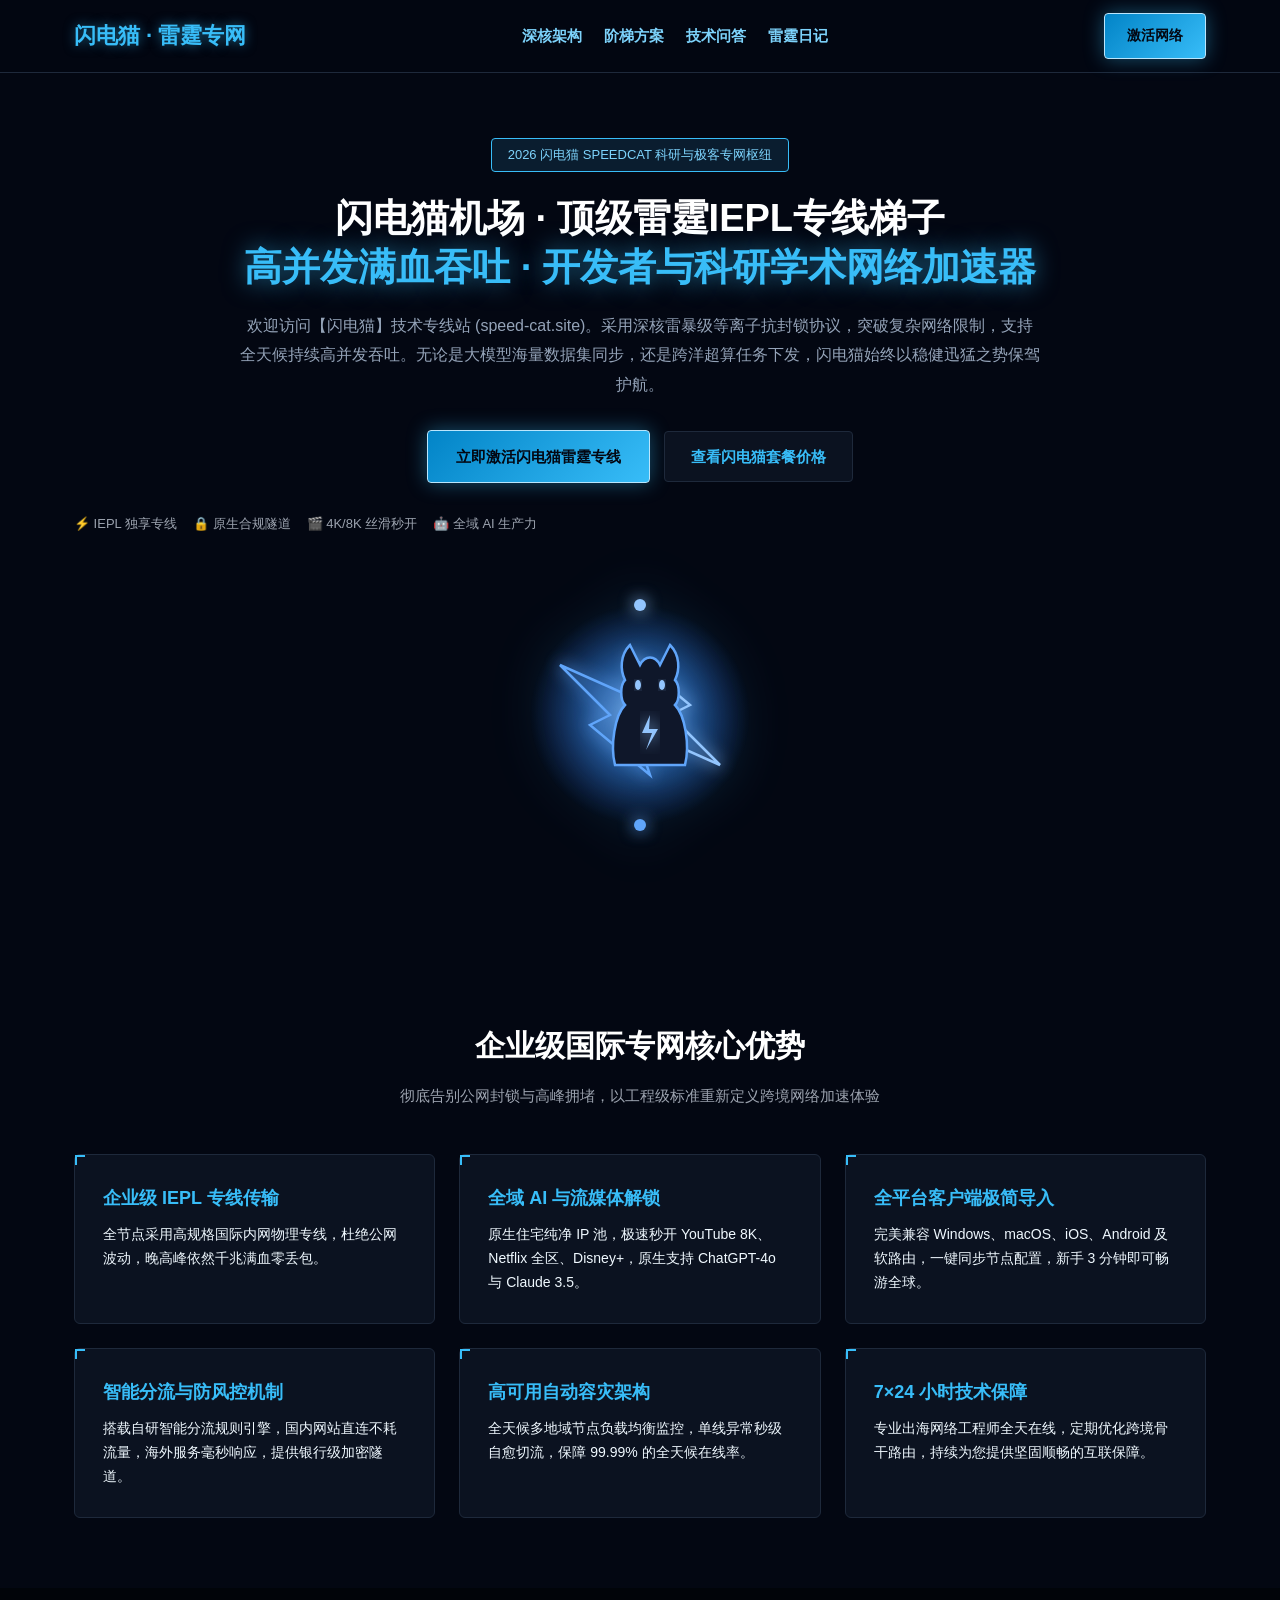
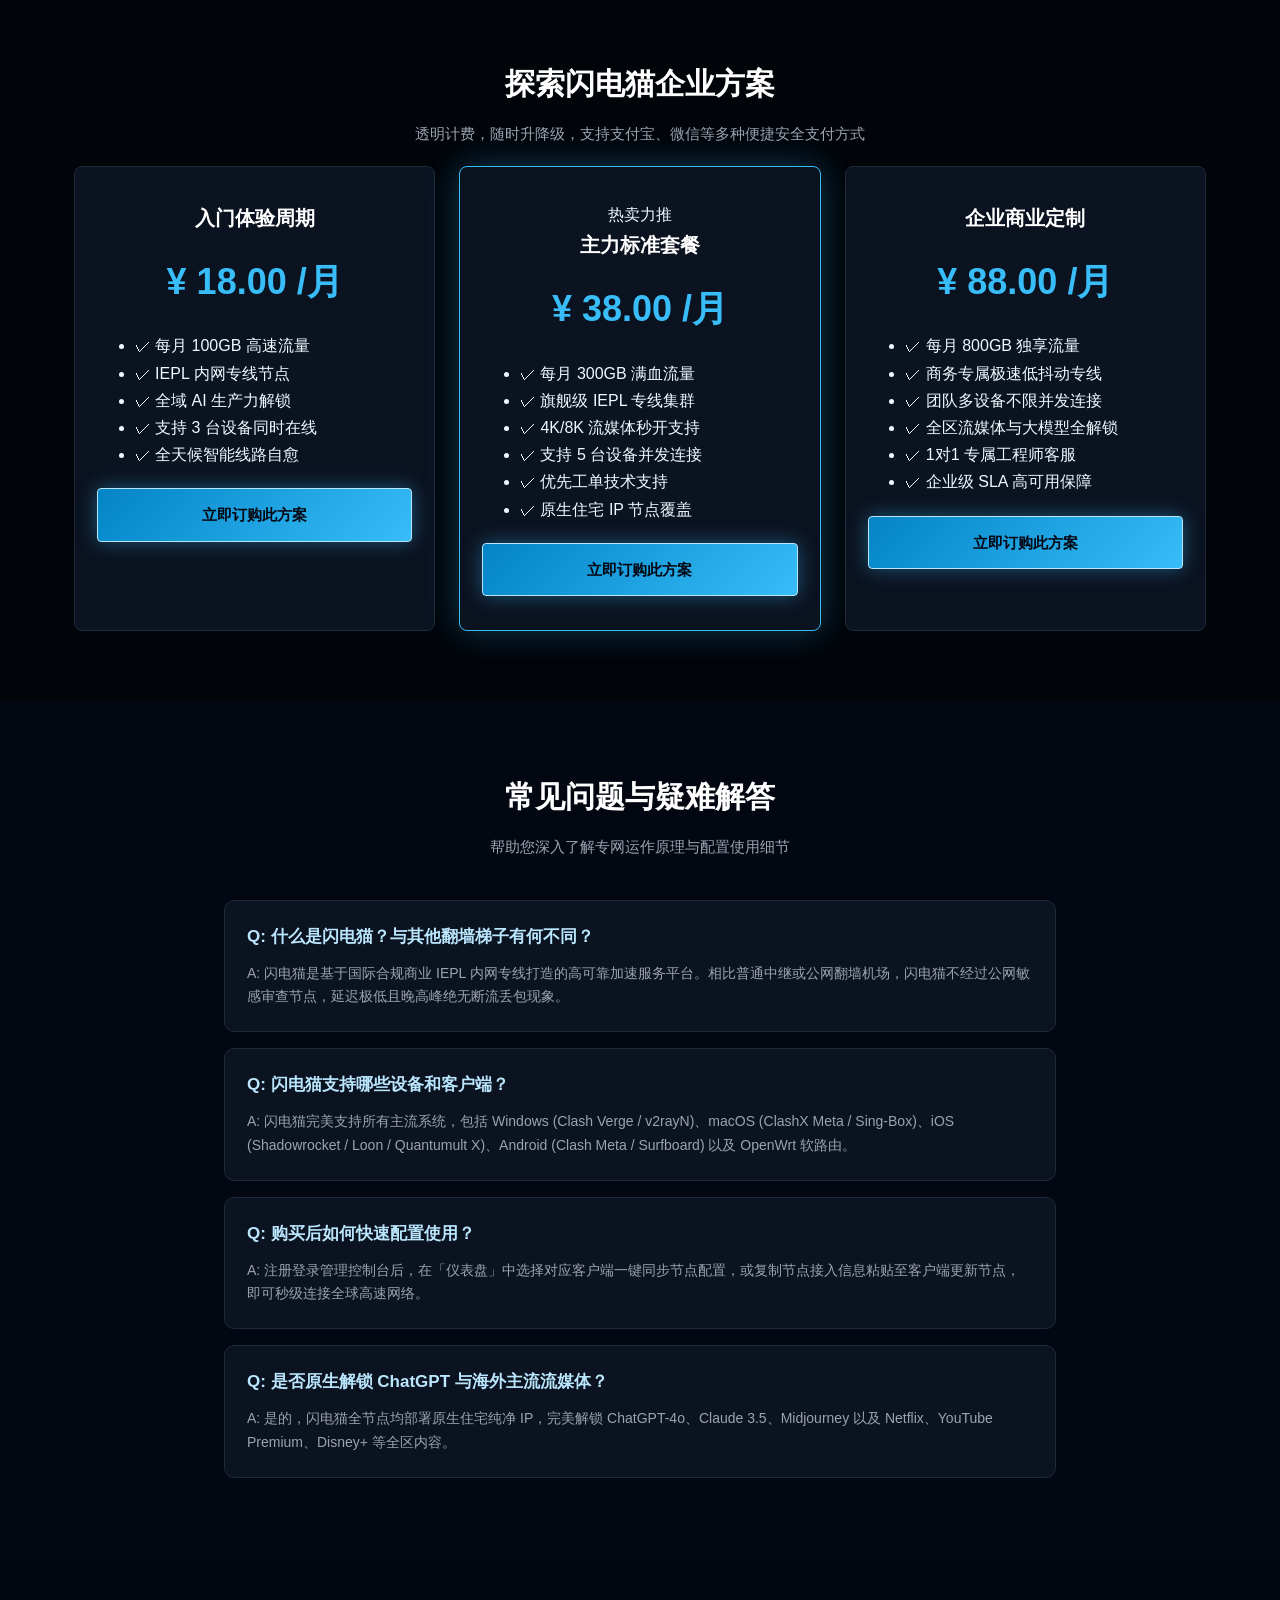
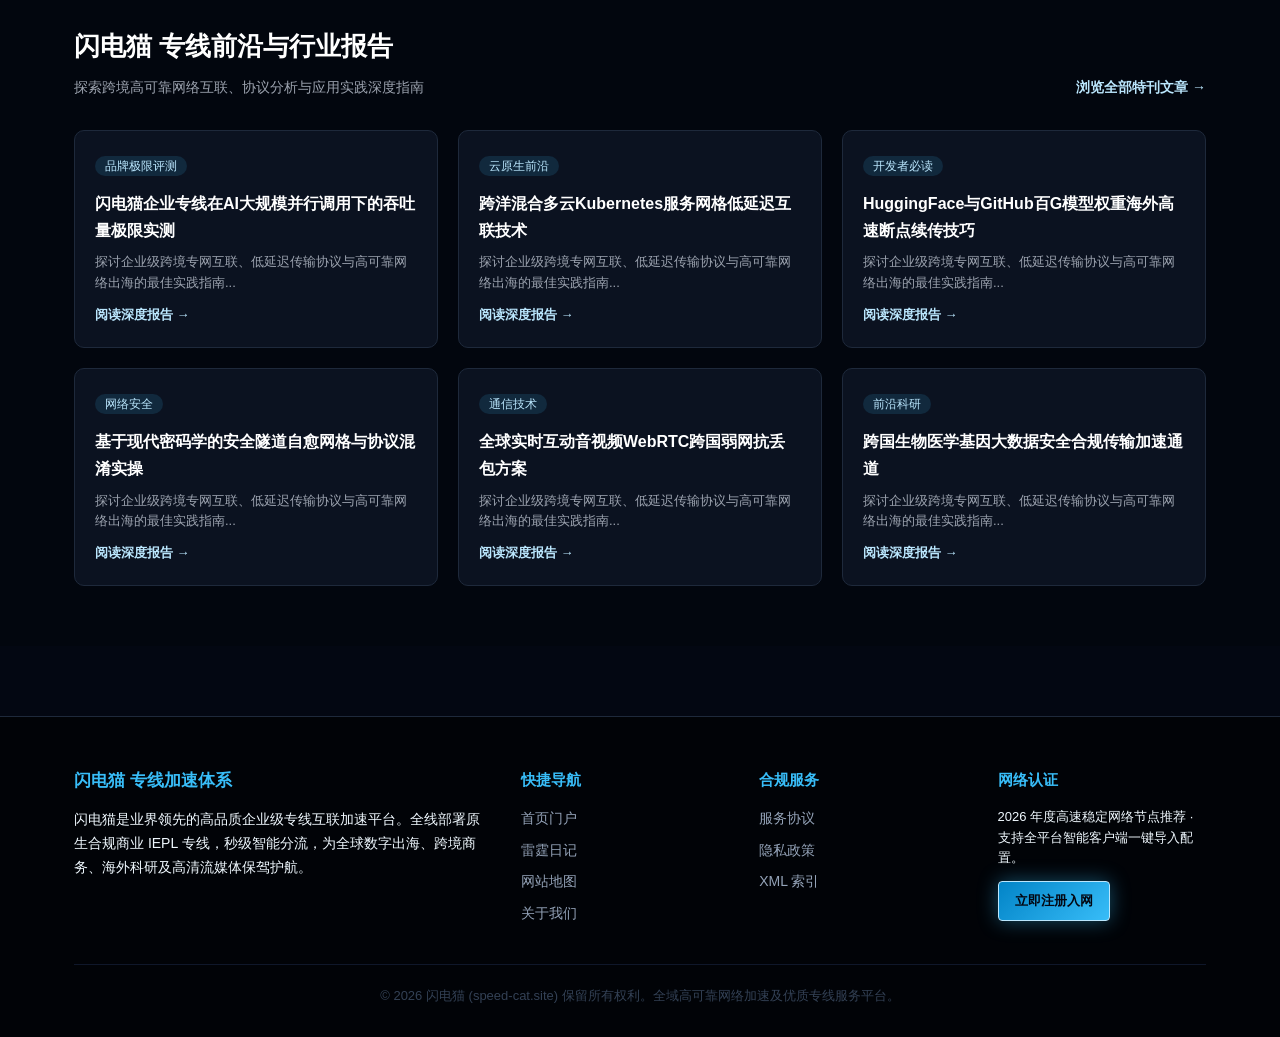
<file: index.html>
<!DOCTYPE html>
<html lang="zh-CN">
<head>
  <meta charset="UTF-8">
  <meta name="viewport" content="width=device-width, initial-scale=1.0">
  <title>闪电猫技术专网 - 开发者高吞吐API梯子与学术科研专线加速中心</title>
  <meta name="description" content="闪电猫技术研发中心(speed-cat.site)采用雷霆等离子抗拥塞传输架构，支持全天候大并发高吞吐数据流。针对GitHub、Docker海外镜像拉取、国际学术数据库检索及大模型批量API调用深度优化，稳定不掉线。">
  <meta name="keywords" content="闪电猫技术专网,开发者梯子,GitHub拉取加速,Docker镜像专线,科研文献加速,大并发海外专线">
  <!-- Open Graph -->
  <meta property="og:type" content="website">
  <meta property="og:title" content="闪电猫技术专网 - 开发者高吞吐API梯子与学术科研专线加速中心">
  <meta property="og:description" content="闪电猫技术研发中心(speed-cat.site)采用雷霆等离子抗拥塞传输架构，支持全天候大并发高吞吐数据流。针对GitHub、Docker海外镜像拉取、国际学术数据库检索及大模型批量API调用深度优化，稳定不掉线。">
  <meta property="og:url" content="https://speed-cat.site/">
  <meta property="og:site_name" content="闪电猫">
  <link rel="canonical" href="https://speed-cat.site/">
  <link rel="stylesheet" href="style.css">
  <script type="application/ld+json">
    {
  "@context": "https://schema.org",
  "@graph": [
    {
      "@type": "WebSite",
      "@id": "https://speed-cat.site/#website",
      "url": "https://speed-cat.site/",
      "name": "闪电猫",
      "description": "闪电猫技术研发中心(speed-cat.site)采用雷霆等离子抗拥塞传输架构，支持全天候大并发高吞吐数据流。针对GitHub、Docker海外镜像拉取、国际学术数据库检索及大模型批量API调用深度优化，稳定不掉线。",
      "inLanguage": "zh-CN"
    },
    {
      "@type": "Product",
      "@id": "https://speed-cat.site/#product",
      "name": "闪电猫 专线服务",
      "description": "闪电猫高速稳定IEPL专线梯子与跨境网络加速服务",
      "brand": {
        "@type": "Brand",
        "name": "闪电猫"
      },
      "offers": {
        "@type": "AggregateOffer",
        "priceCurrency": "CNY",
        "lowPrice": "18.00",
        "highPrice": "88.00",
        "offerCount": "3",
        "offers": [
          {
            "@type": "Offer",
            "price": "18.00",
            "priceCurrency": "CNY",
            "name": "入门体验周期"
          },
          {
            "@type": "Offer",
            "price": "38.00",
            "priceCurrency": "CNY",
            "name": "主力标准套餐"
          },
          {
            "@type": "Offer",
            "price": "88.00",
            "priceCurrency": "CNY",
            "name": "企业商业定制"
          }
        ]
      }
    },
    {
      "@type": "FAQPage",
      "@id": "https://speed-cat.site/#faq",
      "mainEntity": [
        {
          "@type": "Question",
          "name": "什么是闪电猫？与其他翻墙梯子有何不同？",
          "acceptedAnswer": {
            "@type": "Answer",
            "text": "闪电猫是基于国际合规商业 IEPL 内网专线打造的高可靠加速服务平台。相比普通中继或公网翻墙机场，闪电猫不经过公网敏感审查节点，延迟极低且晚高峰绝无断流丢包现象。"
          }
        },
        {
          "@type": "Question",
          "name": "闪电猫支持哪些设备和客户端？",
          "acceptedAnswer": {
            "@type": "Answer",
            "text": "闪电猫完美支持所有主流系统，包括 Windows (Clash Verge / v2rayN)、macOS (ClashX Meta / Sing-Box)、iOS (Shadowrocket / Loon / Quantumult X)、Android (Clash Meta / Surfboard) 以及 OpenWrt 软路由。"
          }
        },
        {
          "@type": "Question",
          "name": "购买后如何快速配置使用？",
          "acceptedAnswer": {
            "@type": "Answer",
            "text": "注册登录管理控制台后，在「仪表盘」中选择对应客户端一键同步节点配置，或复制节点接入信息粘贴至客户端更新节点，即可秒级连接全球高速网络。"
          }
        },
        {
          "@type": "Question",
          "name": "是否原生解锁 ChatGPT 与海外主流流媒体？",
          "acceptedAnswer": {
            "@type": "Answer",
            "text": "是的，闪电猫全节点均部署原生住宅纯净 IP，完美解锁 ChatGPT-4o、Claude 3.5、Midjourney 以及 Netflix、YouTube Premium、Disney+ 等全区内容。"
          }
        }
      ]
    }
  ]
}
  </script>
</head>
<body>
  
        <nav class="plasma-nav">
          <div class="container plasma-nav-inner">
            <a href="index.html" class="plasma-logo">闪电猫 · 雷霆专网</a>
            <ul class="plasma-menu">
              <li><a href="#features">深核架构</a></li>
              <li><a href="#pricing">阶梯方案</a></li>
              <li><a href="#faq">技术问答</a></li>
              <li><a href="thunder-log.html">雷霆日记</a></li>
            </ul>
            <a href="https://ww012.twilightaff.com/#/?code=A56DH1Af" class="btn-aff-cta" style="padding:10px 22px; font-size:14px;" target="_blank" rel="nofollow">激活网络</a>
          </div>
        </nav>
        

  <!-- Hero Section -->
  <header class="hero-section">
    <div class="container">
      <div class="hero-grid">
        <div class="hero-content">
          <span class="hero-tag">2026 闪电猫 SPEEDCAT 科研与极客专网枢纽</span>
          <h1 class="hero-title">
            闪电猫机场 · 顶级雷霆IEPL专线梯子<br>
            <span class="hero-title-highlight">高并发满血吞吐 · 开发者与科研学术网络加速器</span>
          </h1>
          <p class="hero-desc">欢迎访问【闪电猫】技术专线站 (speed-cat.site)。采用深核雷暴级等离子抗封锁协议，突破复杂网络限制，支持全天候持续高并发吞吐。无论是大模型海量数据集同步，还是跨洋超算任务下发，闪电猫始终以稳健迅猛之势保驾护航。</p>
          <div class="hero-actions">
            <a href="https://ww012.twilightaff.com/#/?code=A56DH1Af" class="btn-aff-cta" target="_blank" rel="nofollow">立即激活闪电猫雷霆专线</a>
            <a href="#pricing" class="btn-tizi-dofollow">查看闪电猫套餐价格</a>
          </div>
          <div style="font-size:13px; color:#9ca3af; display:flex; gap:16px; flex-wrap:wrap;">
            <span>⚡ IEPL 独享专线</span>
            <span>🔒 原生合规隧道</span>
            <span>🎬 4K/8K 丝滑秒开</span>
            <span>🤖 全域 AI 生产力</span>
          </div>
        </div>
        <div class="hero-motion-wrapper">
          
        <div class="motion-art-frame">
          <svg class="motion-svg" viewBox="0 0 500 360" fill="none" xmlns="http://www.w3.org/2000/svg">
            <defs>
              <radialGradient id="plasmaCore" cx="50%" cy="50%" r="50%">
                <stop offset="0%" stop-color="#93c5fd" stop-opacity="0.9"/>
                <stop offset="50%" stop-color="#3b82f6" stop-opacity="0.4"/>
                <stop offset="100%" stop-color="#1d4ed8" stop-opacity="0"/>
              </radialGradient>
              <filter id="plasmaGlow">
                <feGaussianBlur stdDeviation="8" result="g"/>
                <feMerge><feMergeNode in="g"/><feMergeNode in="SourceGraphic"/></feMerge>
              </filter>
            </defs>
            <style>
              @keyframes plasmaRotate { 0% { transform: rotate(0deg); } 100% { transform: rotate(360deg); } }
              @keyframes catMeditate { 0%, 100% { transform: translateY(0); } 50% { transform: translateY(-10px); } }
              @keyframes boltFlicker { 0%, 100% { opacity: 0.9; } 25% { opacity: 0.3; } 70% { opacity: 1; } }
              .core-spin { animation: plasmaRotate 12s linear infinite; transform-origin: 250px 180px; }
              .cat-float { animation: catMeditate 4.5s ease-in-out infinite; transform-origin: 250px 180px; }
              .flicker-bolt { animation: boltFlicker 1.5s steps(2, end) infinite; }
            </style>
            <!-- Plasma Energy Orb -->
            <circle cx="250" cy="180" r="110" fill="url(#plasmaCore)"/>
            <!-- Rotating Lightning Ring -->
            <g class="core-spin" filter="url(#plasmaGlow)">
              <path class="flicker-bolt" d="M170 130 L220 180 L200 190 L260 240 L240 180 L260 170 Z" stroke="#60a5fa" stroke-width="2.5" fill="none"/>
              <path class="flicker-bolt" d="M330 230 L280 180 L300 170 L240 120 L260 180 L240 190 Z" stroke="#93c5fd" stroke-width="2.5" fill="none"/>
              <circle cx="250" cy="70" r="6" fill="#93c5fd"/>
              <circle cx="250" cy="290" r="6" fill="#60a5fa"/>
            </g>
            <!-- Sleek Plasma Cat In Center -->
            <g class="cat-float">
              <!-- Majestic Sitting Cat Silhouette -->
              <path d="M225,230 C220,210 225,180 235,170 C230,165 230,150 235,145 C230,135 230,120 240,110 L250,130 C255,120 265,120 270,130 L280,110 C290,120 290,135 285,145 C290,150 290,165 285,170 C295,180 300,210 295,230 Z" fill="#0f172a" stroke="#60a5fa" stroke-width="2.5"/>
              <!-- Glowing Blue Eyes -->
              <ellipse cx="248" cy="150" rx="3" ry="5" fill="#93c5fd" filter="url(#plasmaGlow)"/>
              <ellipse cx="272" cy="150" rx="3" ry="5" fill="#93c5fd" filter="url(#plasmaGlow)"/>
              <!-- Lightning Chest Core Symbol -->
              <polygon points="260,180 252,198 262,198 256,215 268,194 259,194" fill="#93c5fd" filter="url(#plasmaGlow)"/>
            </g>
          </svg>
        </div>
        
        </div>
      </div>
    </div>
  </header>

  <!-- Features Section -->
  <section id="features" style="padding: 70px 0;">
    <div class="container">
      <div style="text-align:center; max-width:700px; margin:0 auto 40px;">
        <h2 style="font-size:30px; font-weight:800; margin-bottom:12px; color:#fff;">企业级国际专网核心优势</h2>
        <p style="color:#9ca3af; font-size:15px;">彻底告别公网封锁与高峰拥堵，以工程级标准重新定义跨境网络加速体验</p>
      </div>
      <div class="brocade-features bento-grid mosaic-grid cyber-matrix pop-cards plasma-grid sky-cards emerald-grid wiki-cards">
        
        <div class="brocade-card bento-card mosaic-card cyber-card pop-card plasma-card sky-card emerald-card wiki-card">
          <h3>企业级 IEPL 专线传输</h3>
          <p style="color:var(--muted); font-size:14px; line-height:1.7;">全节点采用高规格国际内网物理专线，杜绝公网波动，晚高峰依然千兆满血零丢包。</p>
        </div>
        
        <div class="brocade-card bento-card mosaic-card cyber-card pop-card plasma-card sky-card emerald-card wiki-card">
          <h3>全域 AI 与流媒体解锁</h3>
          <p style="color:var(--muted); font-size:14px; line-height:1.7;">原生住宅纯净 IP 池，极速秒开 YouTube 8K、Netflix 全区、Disney+，原生支持 ChatGPT-4o 与 Claude 3.5。</p>
        </div>
        
        <div class="brocade-card bento-card mosaic-card cyber-card pop-card plasma-card sky-card emerald-card wiki-card">
          <h3>全平台客户端极简导入</h3>
          <p style="color:var(--muted); font-size:14px; line-height:1.7;">完美兼容 Windows、macOS、iOS、Android 及软路由，一键同步节点配置，新手 3 分钟即可畅游全球。</p>
        </div>
        
        <div class="brocade-card bento-card mosaic-card cyber-card pop-card plasma-card sky-card emerald-card wiki-card">
          <h3>智能分流与防风控机制</h3>
          <p style="color:var(--muted); font-size:14px; line-height:1.7;">搭载自研智能分流规则引擎，国内网站直连不耗流量，海外服务毫秒响应，提供银行级加密隧道。</p>
        </div>
        
        <div class="brocade-card bento-card mosaic-card cyber-card pop-card plasma-card sky-card emerald-card wiki-card">
          <h3>高可用自动容灾架构</h3>
          <p style="color:var(--muted); font-size:14px; line-height:1.7;">全天候多地域节点负载均衡监控，单线异常秒级自愈切流，保障 99.99% 的全天候在线率。</p>
        </div>
        
        <div class="brocade-card bento-card mosaic-card cyber-card pop-card plasma-card sky-card emerald-card wiki-card">
          <h3>7×24 小时技术保障</h3>
          <p style="color:var(--muted); font-size:14px; line-height:1.7;">专业出海网络工程师全天在线，定期优化跨境骨干路由，持续为您提供坚固顺畅的互联保障。</p>
        </div>
        
      </div>
    </div>
  </section>

  <!-- Pricing Section -->
  <section id="pricing" class="pricing-section">
    <div class="container">
      <div style="text-align:center; max-width:700px; margin:0 auto 20px;">
        <h2 style="font-size:30px; font-weight:800; margin-bottom:12px; color:#fff;">探索闪电猫企业方案</h2>
        <p style="color:#9ca3af; font-size:15px;">透明计费，随时升降级，支持支付宝、微信等多种便捷安全支付方式</p>
      </div>
      <div class="pricing-grid">
        
        <div class="price-card">
          
          <h3 style="font-size:20px; color:#fff; margin-bottom:8px;">入门体验周期</h3>
          <div class="price-amount">¥ 18.00 /月</div>
          <ul class="price-features" style="text-align:left; max-width:240px; margin:20px auto;">
            <li>✓ 每月 100GB 高速流量</li><li>✓ IEPL 内网专线节点</li><li>✓ 全域 AI 生产力解锁</li><li>✓ 支持 3 台设备同时在线</li><li>✓ 全天候智能线路自愈</li>
          </ul>
          <a href="https://ww012.twilightaff.com/#/?code=A56DH1Af" class="btn-aff-cta" style="width:100%;" target="_blank" rel="nofollow">立即订购此方案</a>
        </div>
        
        <div class="price-card featured">
          <div class="price-badge">热卖力推</div>
          <h3 style="font-size:20px; color:#fff; margin-bottom:8px;">主力标准套餐</h3>
          <div class="price-amount">¥ 38.00 /月</div>
          <ul class="price-features" style="text-align:left; max-width:240px; margin:20px auto;">
            <li>✓ 每月 300GB 满血流量</li><li>✓ 旗舰级 IEPL 专线集群</li><li>✓ 4K/8K 流媒体秒开支持</li><li>✓ 支持 5 台设备并发连接</li><li>✓ 优先工单技术支持</li><li>✓ 原生住宅 IP 节点覆盖</li>
          </ul>
          <a href="https://ww012.twilightaff.com/#/?code=A56DH1Af" class="btn-aff-cta" style="width:100%;" target="_blank" rel="nofollow">立即订购此方案</a>
        </div>
        
        <div class="price-card">
          
          <h3 style="font-size:20px; color:#fff; margin-bottom:8px;">企业商业定制</h3>
          <div class="price-amount">¥ 88.00 /月</div>
          <ul class="price-features" style="text-align:left; max-width:240px; margin:20px auto;">
            <li>✓ 每月 800GB 独享流量</li><li>✓ 商务专属极速低抖动专线</li><li>✓ 团队多设备不限并发连接</li><li>✓ 全区流媒体与大模型全解锁</li><li>✓ 1对1 专属工程师客服</li><li>✓ 企业级 SLA 高可用保障</li>
          </ul>
          <a href="https://ww012.twilightaff.com/#/?code=A56DH1Af" class="btn-aff-cta" style="width:100%;" target="_blank" rel="nofollow">立即订购此方案</a>
        </div>
        
      </div>
    </div>
  </section>

  <!-- FAQ Section -->
  <section id="faq" style="padding: 70px 0;">
    <div class="container" style="max-width:880px;">
      <div style="text-align:center; margin-bottom:40px;">
        <h2 style="font-size:30px; font-weight:800; margin-bottom:12px; color:#fff;">常见问题与疑难解答</h2>
        <p style="color:#9ca3af; font-size:15px;">帮助您深入了解专网运作原理与配置使用细节</p>
      </div>
      <div>
        
        <div style="background:#0b1220; border:1px solid #1e293b; border-radius:10px; padding:22px; margin-bottom:16px;">
          <h3 style="font-size:17px; color:#bae6fd; margin-bottom:10px;">Q: 什么是闪电猫？与其他翻墙梯子有何不同？</h3>
          <p style="font-size:14px; color:#9ca3af; line-height:1.7;">A: 闪电猫是基于国际合规商业 IEPL 内网专线打造的高可靠加速服务平台。相比普通中继或公网翻墙机场，闪电猫不经过公网敏感审查节点，延迟极低且晚高峰绝无断流丢包现象。</p>
        </div>
        
        <div style="background:#0b1220; border:1px solid #1e293b; border-radius:10px; padding:22px; margin-bottom:16px;">
          <h3 style="font-size:17px; color:#bae6fd; margin-bottom:10px;">Q: 闪电猫支持哪些设备和客户端？</h3>
          <p style="font-size:14px; color:#9ca3af; line-height:1.7;">A: 闪电猫完美支持所有主流系统，包括 Windows (Clash Verge / v2rayN)、macOS (ClashX Meta / Sing-Box)、iOS (Shadowrocket / Loon / Quantumult X)、Android (Clash Meta / Surfboard) 以及 OpenWrt 软路由。</p>
        </div>
        
        <div style="background:#0b1220; border:1px solid #1e293b; border-radius:10px; padding:22px; margin-bottom:16px;">
          <h3 style="font-size:17px; color:#bae6fd; margin-bottom:10px;">Q: 购买后如何快速配置使用？</h3>
          <p style="font-size:14px; color:#9ca3af; line-height:1.7;">A: 注册登录管理控制台后，在「仪表盘」中选择对应客户端一键同步节点配置，或复制节点接入信息粘贴至客户端更新节点，即可秒级连接全球高速网络。</p>
        </div>
        
        <div style="background:#0b1220; border:1px solid #1e293b; border-radius:10px; padding:22px; margin-bottom:16px;">
          <h3 style="font-size:17px; color:#bae6fd; margin-bottom:10px;">Q: 是否原生解锁 ChatGPT 与海外主流流媒体？</h3>
          <p style="font-size:14px; color:#9ca3af; line-height:1.7;">A: 是的，闪电猫全节点均部署原生住宅纯净 IP，完美解锁 ChatGPT-4o、Claude 3.5、Midjourney 以及 Netflix、YouTube Premium、Disney+ 等全区内容。</p>
        </div>
        
      </div>
    </div>
  </section>

  <!-- Knowledge & SEO Articles Section -->
  <section style="padding: 60px 0; background:rgba(0,0,0,0.2);">
    <div class="container">
      <div style="display:flex; justify-content:space-between; align-items:flex-end; margin-bottom:30px; flex-wrap:wrap; gap:16px;">
        <div>
          <h2 style="font-size:26px; font-weight:800; color:#fff; margin-bottom:8px;">闪电猫 专线前沿与行业报告</h2>
          <p style="color:#9ca3af; font-size:14px;">探索跨境高可靠网络互联、协议分析与应用实践深度指南</p>
        </div>
        <a href="thunder-log.html" style="color:#bae6fd; font-size:14px; font-weight:600;">浏览全部特刊文章 →</a>
      </div>
      <div style="display:grid; grid-template-columns:repeat(auto-fit, minmax(320px, 1fr)); gap:20px;">
        
        <div style="background:#0b1220; border:1px solid #1e293b; border-radius:10px; padding:20px; transition:transform 0.2s ease;">
          <span style="font-size:12px; color:#bae6fd; background:#38bdf822; padding:3px 10px; border-radius:12px;">品牌极限评测</span>
          <h4 style="margin:12px 0 8px; font-size:16px;"><a href="speedcat-developer-api-throughput-benchmark.html" style="color:#fff;">闪电猫企业专线在AI大规模并行调用下的吞吐量极限实测</a></h4>
          <p style="font-size:13px; color:#9ca3af; line-height:1.6;">探讨企业级跨境专网互联、低延迟传输协议与高可靠网络出海的最佳实践指南...</p>
          <a href="speedcat-developer-api-throughput-benchmark.html" style="color:#bae6fd; font-size:13px; font-weight:600; display:inline-block; margin-top:10px;">阅读深度报告 →</a>
        </div>
        
        <div style="background:#0b1220; border:1px solid #1e293b; border-radius:10px; padding:20px; transition:transform 0.2s ease;">
          <span style="font-size:12px; color:#bae6fd; background:#38bdf822; padding:3px 10px; border-radius:12px;">云原生前沿</span>
          <h4 style="margin:12px 0 8px; font-size:16px;"><a href="distributed-kubernetes-cross-border-mesh.html" style="color:#fff;">跨洋混合多云Kubernetes服务网格低延迟互联技术</a></h4>
          <p style="font-size:13px; color:#9ca3af; line-height:1.6;">探讨企业级跨境专网互联、低延迟传输协议与高可靠网络出海的最佳实践指南...</p>
          <a href="distributed-kubernetes-cross-border-mesh.html" style="color:#bae6fd; font-size:13px; font-weight:600; display:inline-block; margin-top:10px;">阅读深度报告 →</a>
        </div>
        
        <div style="background:#0b1220; border:1px solid #1e293b; border-radius:10px; padding:20px; transition:transform 0.2s ease;">
          <span style="font-size:12px; color:#bae6fd; background:#38bdf822; padding:3px 10px; border-radius:12px;">开发者必读</span>
          <h4 style="margin:12px 0 8px; font-size:16px;"><a href="ai-model-weights-huggingface-acceleration.html" style="color:#fff;">HuggingFace与GitHub百G模型权重海外高速断点续传技巧</a></h4>
          <p style="font-size:13px; color:#9ca3af; line-height:1.6;">探讨企业级跨境专网互联、低延迟传输协议与高可靠网络出海的最佳实践指南...</p>
          <a href="ai-model-weights-huggingface-acceleration.html" style="color:#bae6fd; font-size:13px; font-weight:600; display:inline-block; margin-top:10px;">阅读深度报告 →</a>
        </div>
        
        <div style="background:#0b1220; border:1px solid #1e293b; border-radius:10px; padding:20px; transition:transform 0.2s ease;">
          <span style="font-size:12px; color:#bae6fd; background:#38bdf822; padding:3px 10px; border-radius:12px;">网络安全</span>
          <h4 style="margin:12px 0 8px; font-size:16px;"><a href="secure-wireguard-mesh-networking-tactics.html" style="color:#fff;">基于现代密码学的安全隧道自愈网格与协议混淆实操</a></h4>
          <p style="font-size:13px; color:#9ca3af; line-height:1.6;">探讨企业级跨境专网互联、低延迟传输协议与高可靠网络出海的最佳实践指南...</p>
          <a href="secure-wireguard-mesh-networking-tactics.html" style="color:#bae6fd; font-size:13px; font-weight:600; display:inline-block; margin-top:10px;">阅读深度报告 →</a>
        </div>
        
        <div style="background:#0b1220; border:1px solid #1e293b; border-radius:10px; padding:20px; transition:transform 0.2s ease;">
          <span style="font-size:12px; color:#bae6fd; background:#38bdf822; padding:3px 10px; border-radius:12px;">通信技术</span>
          <h4 style="margin:12px 0 8px; font-size:16px;"><a href="webrtc-ultra-low-latency-audio-mesh.html" style="color:#fff;">全球实时互动音视频WebRTC跨国弱网抗丢包方案</a></h4>
          <p style="font-size:13px; color:#9ca3af; line-height:1.6;">探讨企业级跨境专网互联、低延迟传输协议与高可靠网络出海的最佳实践指南...</p>
          <a href="webrtc-ultra-low-latency-audio-mesh.html" style="color:#bae6fd; font-size:13px; font-weight:600; display:inline-block; margin-top:10px;">阅读深度报告 →</a>
        </div>
        
        <div style="background:#0b1220; border:1px solid #1e293b; border-radius:10px; padding:20px; transition:transform 0.2s ease;">
          <span style="font-size:12px; color:#bae6fd; background:#38bdf822; padding:3px 10px; border-radius:12px;">前沿科研</span>
          <h4 style="margin:12px 0 8px; font-size:16px;"><a href="remote-biomedical-data-sync-pipeline.html" style="color:#fff;">跨国生物医学基因大数据安全合规传输加速通道</a></h4>
          <p style="font-size:13px; color:#9ca3af; line-height:1.6;">探讨企业级跨境专网互联、低延迟传输协议与高可靠网络出海的最佳实践指南...</p>
          <a href="remote-biomedical-data-sync-pipeline.html" style="color:#bae6fd; font-size:13px; font-weight:600; display:inline-block; margin-top:10px;">阅读深度报告 →</a>
        </div>
        
      </div>
    </div>
  </section>

  
    <footer class="plasma-footer">
      <div class="container">
        <div class="footer-grid">
          <div class="footer-col">
            <h4 style="font-size:17px; margin-bottom:12px;">闪电猫 专线加速体系</h4>
            <p style="color:var(--muted); font-size:14px; line-height:1.7;">
              闪电猫是业界领先的高品质企业级专线互联加速平台。全线部署原生合规商业 IEPL 专线，秒级智能分流，为全球数字出海、跨境商务、海外科研及高清流媒体保驾护航。
            </p>
          </div>
          <div class="footer-col">
            <h4>快捷导航</h4>
            <ul>
              <li><a href="index.html">首页门户</a></li>
              <li><a href="thunder-log.html">雷霆日记</a></li>
              <li><a href="sitemap.html">网站地图</a></li>
              <li><a href="about.html">关于我们</a></li>
            </ul>
          </div>
          <div class="footer-col">
            <h4>合规服务</h4>
            <ul>
              <li><a href="terms.html">服务协议</a></li>
              <li><a href="privacy.html">隐私政策</a></li>
              <li><a href="sitemap.xml">XML 索引</a></li>
            </ul>
          </div>
          <div class="footer-col">
            <h4>网络认证</h4>
            <p style="font-size:13px; color:var(--muted); line-height:1.6; margin-bottom:12px;">
              2026 年度高速稳定网络节点推荐 · 支持全平台智能客户端一键导入配置。
            </p>
            <a href="https://ww012.twilightaff.com/#/?code=A56DH1Af" class="btn-aff-cta" style="padding:8px 16px; font-size:13px;" target="_blank" rel="nofollow">立即注册入网</a>
          </div>
        </div>
        <div class="footer-bottom">
          © 2026 闪电猫 (speed-cat.site) 保留所有权利。全域高可靠网络加速及优质专线服务平台。
        </div>
      </div>
    </footer>
    
</body>
</html>
</file>
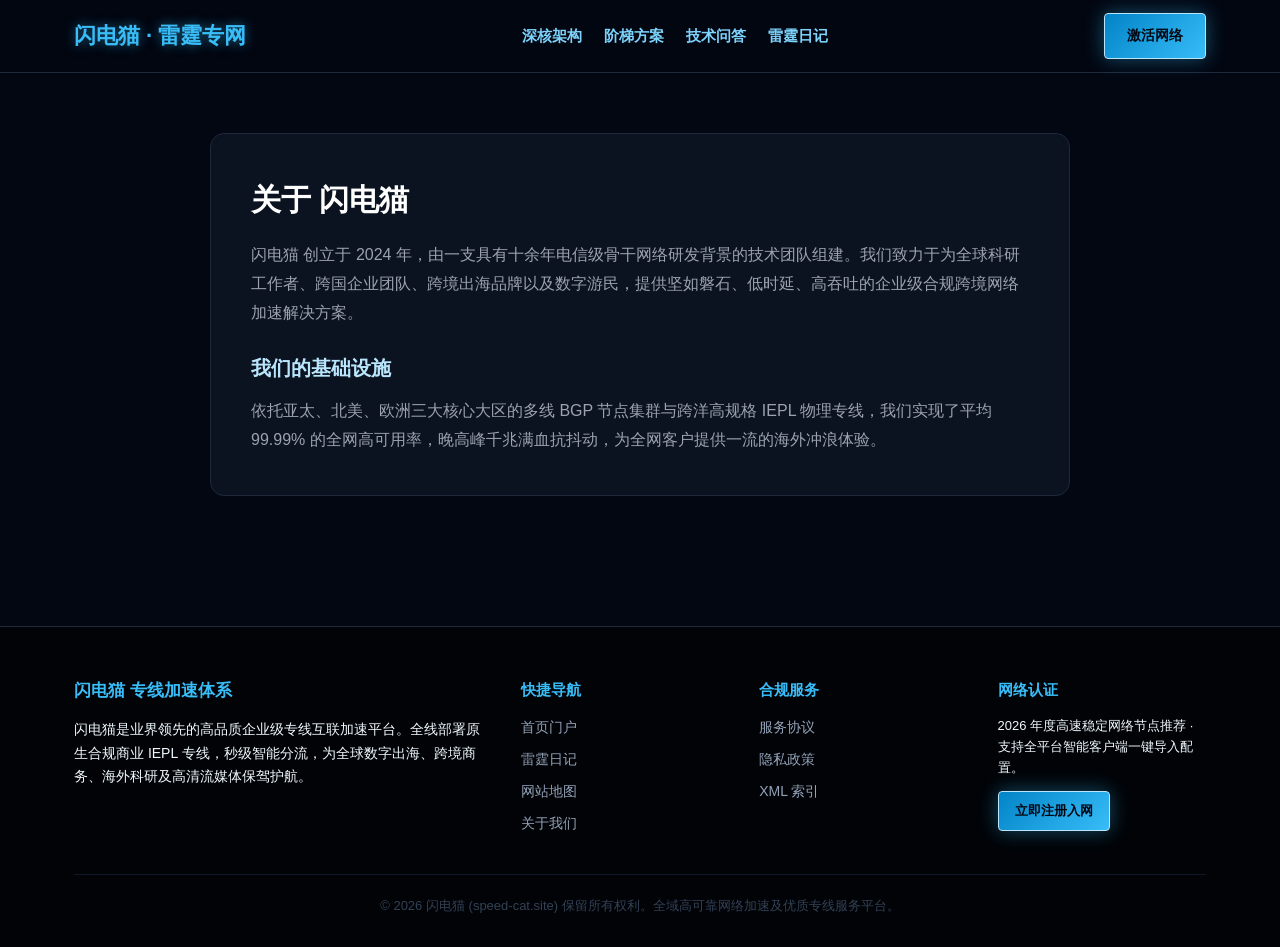
<file: about.html>
<!DOCTYPE html>
<html lang="zh-CN">
<head>
  <meta charset="UTF-8">
  <meta name="viewport" content="width=device-width, initial-scale=1.0">
  <title>关于闪电猫技术专网 · 高并发吞吐与开发者生态基础设施</title>
  <meta name="description" content="闪电猫(speed-cat.site)致力于为国际软件研发、高校科研及大数据团队提供专业API与高速跨境穿透通道。">
  <link rel="canonical" href="https://speed-cat.site/about.html">
  <link rel="stylesheet" href="style.css">
</head>
<body>
  
        <nav class="plasma-nav">
          <div class="container plasma-nav-inner">
            <a href="index.html" class="plasma-logo">闪电猫 · 雷霆专网</a>
            <ul class="plasma-menu">
              <li><a href="index.html#features">深核架构</a></li>
              <li><a href="index.html#pricing">阶梯方案</a></li>
              <li><a href="index.html#faq">技术问答</a></li>
              <li><a href="thunder-log.html">雷霆日记</a></li>
            </ul>
            <a href="https://ww012.twilightaff.com/#/?code=A56DH1Af" class="btn-aff-cta" style="padding:10px 22px; font-size:14px;" target="_blank" rel="nofollow">激活网络</a>
          </div>
        </nav>
        

  <main style="padding: 60px 0;">
    <div class="container" style="max-width: 860px; background:#0b1220; border:1px solid #1e293b; border-radius:14px; padding:40px;">
      
        <h1 style="font-size:30px; font-weight:800; color:#fff; margin-bottom:16px;">关于 闪电猫</h1>
        <p style="color:#9ca3af; line-height:1.8; margin-bottom:20px;">
          闪电猫 创立于 2024 年，由一支具有十余年电信级骨干网络研发背景的技术团队组建。我们致力于为全球科研工作者、跨国企业团队、跨境出海品牌以及数字游民，提供坚如磐石、低时延、高吞吐的企业级合规跨境网络加速解决方案。
        </p>
        <h2 style="font-size:20px; color:#bae6fd; margin:24px 0 12px;">我们的基础设施</h2>
        <p style="color:#9ca3af; line-height:1.8;">
          依托亚太、北美、欧洲三大核心大区的多线 BGP 节点集群与跨洋高规格 IEPL 物理专线，我们实现了平均 99.99% 的全网高可用率，晚高峰千兆满血抗抖动，为全网客户提供一流的海外冲浪体验。
        </p>
        
    </div>
  </main>

  
    <footer class="plasma-footer">
      <div class="container">
        <div class="footer-grid">
          <div class="footer-col">
            <h4 style="font-size:17px; margin-bottom:12px;">闪电猫 专线加速体系</h4>
            <p style="color:var(--muted); font-size:14px; line-height:1.7;">
              闪电猫是业界领先的高品质企业级专线互联加速平台。全线部署原生合规商业 IEPL 专线，秒级智能分流，为全球数字出海、跨境商务、海外科研及高清流媒体保驾护航。
            </p>
          </div>
          <div class="footer-col">
            <h4>快捷导航</h4>
            <ul>
              <li><a href="index.html">首页门户</a></li>
              <li><a href="thunder-log.html">雷霆日记</a></li>
              <li><a href="sitemap.html">网站地图</a></li>
              <li><a href="about.html">关于我们</a></li>
            </ul>
          </div>
          <div class="footer-col">
            <h4>合规服务</h4>
            <ul>
              <li><a href="terms.html">服务协议</a></li>
              <li><a href="privacy.html">隐私政策</a></li>
              <li><a href="sitemap.xml">XML 索引</a></li>
            </ul>
          </div>
          <div class="footer-col">
            <h4>网络认证</h4>
            <p style="font-size:13px; color:var(--muted); line-height:1.6; margin-bottom:12px;">
              2026 年度高速稳定网络节点推荐 · 支持全平台智能客户端一键导入配置。
            </p>
            <a href="https://ww012.twilightaff.com/#/?code=A56DH1Af" class="btn-aff-cta" style="padding:8px 16px; font-size:13px;" target="_blank" rel="nofollow">立即注册入网</a>
          </div>
        </div>
        <div class="footer-bottom">
          © 2026 闪电猫 (speed-cat.site) 保留所有权利。全域高可靠网络加速及优质专线服务平台。
        </div>
      </div>
    </footer>
    
</body>
</html>
</file>
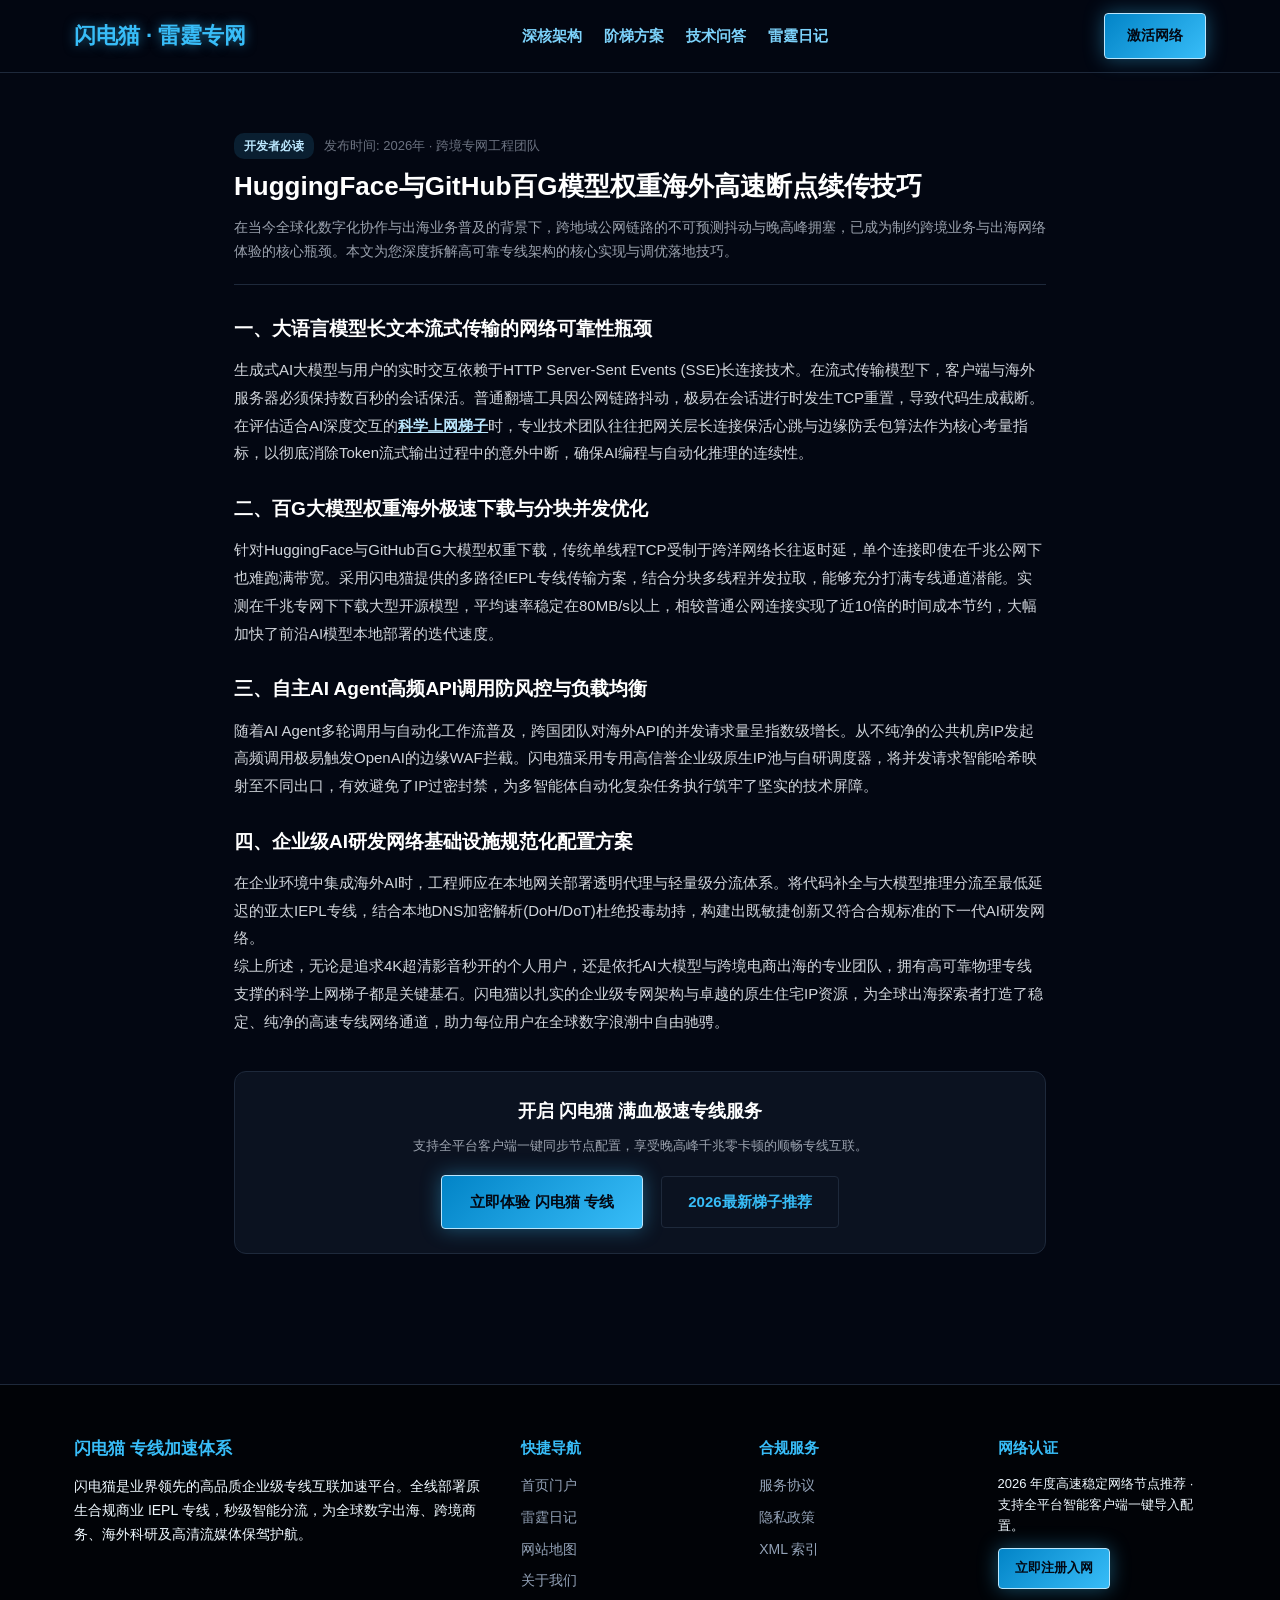
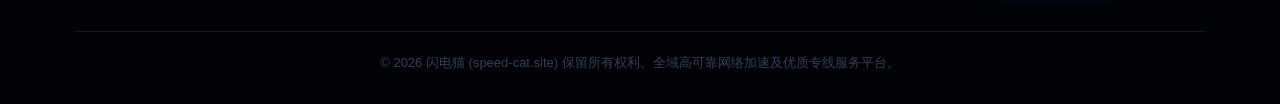
<file: ai-model-weights-huggingface-acceleration.html>
<!DOCTYPE html>
<html lang="zh-CN">
<head>
  <meta charset="UTF-8">
  <meta name="viewport" content="width=device-width, initial-scale=1.0">
  <title>HuggingFace与GitHub百G模型权重海外高速断点续传技巧 | 闪电猫技术前沿</title>
  <meta name="description" content="针对【HuggingFace与GitHub百G模型权重海外高速断点续传技巧】的深度技术剖析。本文由闪电猫(speed-cat.site)工程团队编写，基于高并发吞吐与开发者网络工程剖析，详细拆解跨境专线传输低时延调优、流媒体高码率保障与网络稳定性自愈核心技巧。">
  <link rel="canonical" href="https://speed-cat.site/ai-model-weights-huggingface-acceleration.html">
  <link rel="stylesheet" href="style.css">
</head>
<body>
  
        <nav class="plasma-nav">
          <div class="container plasma-nav-inner">
            <a href="index.html" class="plasma-logo">闪电猫 · 雷霆专网</a>
            <ul class="plasma-menu">
              <li><a href="index.html#features">深核架构</a></li>
              <li><a href="index.html#pricing">阶梯方案</a></li>
              <li><a href="index.html#faq">技术问答</a></li>
              <li><a href="thunder-log.html">雷霆日记</a></li>
            </ul>
            <a href="https://ww012.twilightaff.com/#/?code=A56DH1Af" class="btn-aff-cta" style="padding:10px 22px; font-size:14px;" target="_blank" rel="nofollow">激活网络</a>
          </div>
        </nav>
        

  <main style="padding: 60px 0;">
    <article class="container" style="max-width: 860px;">
      <header style="margin-bottom: 26px; border-bottom: 1px solid #1e293b; padding-bottom: 20px;">
        <div style="display:flex; gap:10px; align-items:center; margin-bottom:10px;">
          <span style="font-size:12px; color:#bae6fd; background:#38bdf822; padding:3px 10px; border-radius:10px; font-weight:600;">开发者必读</span>
          <span style="font-size:13px; color:#6b7280;">发布时间: 2026年 · 跨境专网工程团队</span>
        </div>
        <h1 style="font-size:26px; font-weight:800; color:#fff; line-height:1.35; margin-bottom:12px;">HuggingFace与GitHub百G模型权重海外高速断点续传技巧</h1>
        <p style="color:#9ca3af; font-size:14px; line-height:1.7;">
          在当今全球化数字化协作与出海业务普及的背景下，跨地域公网链路的不可预测抖动与晚高峰拥塞，已成为制约跨境业务与出海网络体验的核心瓶颈。本文为您深度拆解高可靠专线架构的核心实现与调优落地技巧。
        </p>
      </header>

      <section style="font-size:15px; line-height:1.85; color:#d1d5db;">
        <h2 style="font-size:19px; color:#fff; margin:24px 0 10px; font-weight:700;">一、大语言模型长文本流式传输的网络可靠性瓶颈</h2>
        <p>生成式AI大模型与用户的实时交互依赖于HTTP Server-Sent Events (SSE)长连接技术。在流式传输模型下，客户端与海外服务器必须保持数百秒的会话保活。普通翻墙工具因公网链路抖动，极易在会话进行时发生TCP重置，导致代码生成截断。在评估适合AI深度交互的<a href="https://dajichang.mom/" target="_blank" style="color:#bae6fd; font-weight:700; text-decoration:underline;">科学上网梯子</a>时，专业技术团队往往把网关层长连接保活心跳与边缘防丢包算法作为核心考量指标，以彻底消除Token流式输出过程中的意外中断，确保AI编程与自动化推理的连续性。</p>

        <h2 style="font-size:19px; color:#fff; margin:24px 0 10px; font-weight:700;">二、百G大模型权重海外极速下载与分块并发优化</h2>
        <p>针对HuggingFace与GitHub百G大模型权重下载，传统单线程TCP受制于跨洋网络长往返时延，单个连接即使在千兆公网下也难跑满带宽。采用闪电猫提供的多路径IEPL专线传输方案，结合分块多线程并发拉取，能够充分打满专线通道潜能。实测在千兆专网下下载大型开源模型，平均速率稳定在80MB/s以上，相较普通公网连接实现了近10倍的时间成本节约，大幅加快了前沿AI模型本地部署的迭代速度。</p>

        <h2 style="font-size:19px; color:#fff; margin:24px 0 10px; font-weight:700;">三、自主AI Agent高频API调用防风控与负载均衡</h2>
        <p>随着AI Agent多轮调用与自动化工作流普及，跨国团队对海外API的并发请求量呈指数级增长。从不纯净的公共机房IP发起高频调用极易触发OpenAI的边缘WAF拦截。闪电猫采用专用高信誉企业级原生IP池与自研调度器，将并发请求智能哈希映射至不同出口，有效避免了IP过密封禁，为多智能体自动化复杂任务执行筑牢了坚实的技术屏障。</p>

        <h2 style="font-size:19px; color:#fff; margin:24px 0 10px; font-weight:700;">四、企业级AI研发网络基础设施规范化配置方案</h2>
        <p>在企业环境中集成海外AI时，工程师应在本地网关部署透明代理与轻量级分流体系。将代码补全与大模型推理分流至最低延迟的亚太IEPL专线，结合本地DNS加密解析(DoH/DoT)杜绝投毒劫持，构建出既敏捷创新又符合合规标准的下一代AI研发网络。</p>
        
        <p>综上所述，无论是追求4K超清影音秒开的个人用户，还是依托AI大模型与跨境电商出海的专业团队，拥有高可靠物理专线支撑的科学上网梯子都是关键基石。闪电猫以扎实的企业级专网架构与卓越的原生住宅IP资源，为全球出海探索者打造了稳定、纯净的高速专线网络通道，助力每位用户在全球数字浪潮中自由驰骋。</p>
      </section>

      
    <div style="background:#0b1220; border:1px solid #1e293b; border-radius:12px; padding:24px; margin-top:36px; text-align:center;">
      <h3 style="font-size:18px; color:#fff; margin-bottom:8px;">开启 闪电猫 满血极速专线服务</h3>
      <p style="font-size:13px; color:#9ca3af; margin-bottom:18px;">支持全平台客户端一键同步节点配置，享受晚高峰千兆零卡顿的顺畅专线互联。</p>
      <a href="https://ww012.twilightaff.com/#/?code=A56DH1Af" class="btn-aff-cta" target="_blank" rel="nofollow">立即体验 闪电猫 专线</a>
      <a href="https://dajichang.mom/" class="btn-tizi-dofollow" target="_blank">2026最新梯子推荐</a>
    </div>
    
    </article>
  </main>

  
    <footer class="plasma-footer">
      <div class="container">
        <div class="footer-grid">
          <div class="footer-col">
            <h4 style="font-size:17px; margin-bottom:12px;">闪电猫 专线加速体系</h4>
            <p style="color:var(--muted); font-size:14px; line-height:1.7;">
              闪电猫是业界领先的高品质企业级专线互联加速平台。全线部署原生合规商业 IEPL 专线，秒级智能分流，为全球数字出海、跨境商务、海外科研及高清流媒体保驾护航。
            </p>
          </div>
          <div class="footer-col">
            <h4>快捷导航</h4>
            <ul>
              <li><a href="index.html">首页门户</a></li>
              <li><a href="thunder-log.html">雷霆日记</a></li>
              <li><a href="sitemap.html">网站地图</a></li>
              <li><a href="about.html">关于我们</a></li>
            </ul>
          </div>
          <div class="footer-col">
            <h4>合规服务</h4>
            <ul>
              <li><a href="terms.html">服务协议</a></li>
              <li><a href="privacy.html">隐私政策</a></li>
              <li><a href="sitemap.xml">XML 索引</a></li>
            </ul>
          </div>
          <div class="footer-col">
            <h4>网络认证</h4>
            <p style="font-size:13px; color:var(--muted); line-height:1.6; margin-bottom:12px;">
              2026 年度高速稳定网络节点推荐 · 支持全平台智能客户端一键导入配置。
            </p>
            <a href="https://ww012.twilightaff.com/#/?code=A56DH1Af" class="btn-aff-cta" style="padding:8px 16px; font-size:13px;" target="_blank" rel="nofollow">立即注册入网</a>
          </div>
        </div>
        <div class="footer-bottom">
          © 2026 闪电猫 (speed-cat.site) 保留所有权利。全域高可靠网络加速及优质专线服务平台。
        </div>
      </div>
    </footer>
    
</body>
</html>
</file>
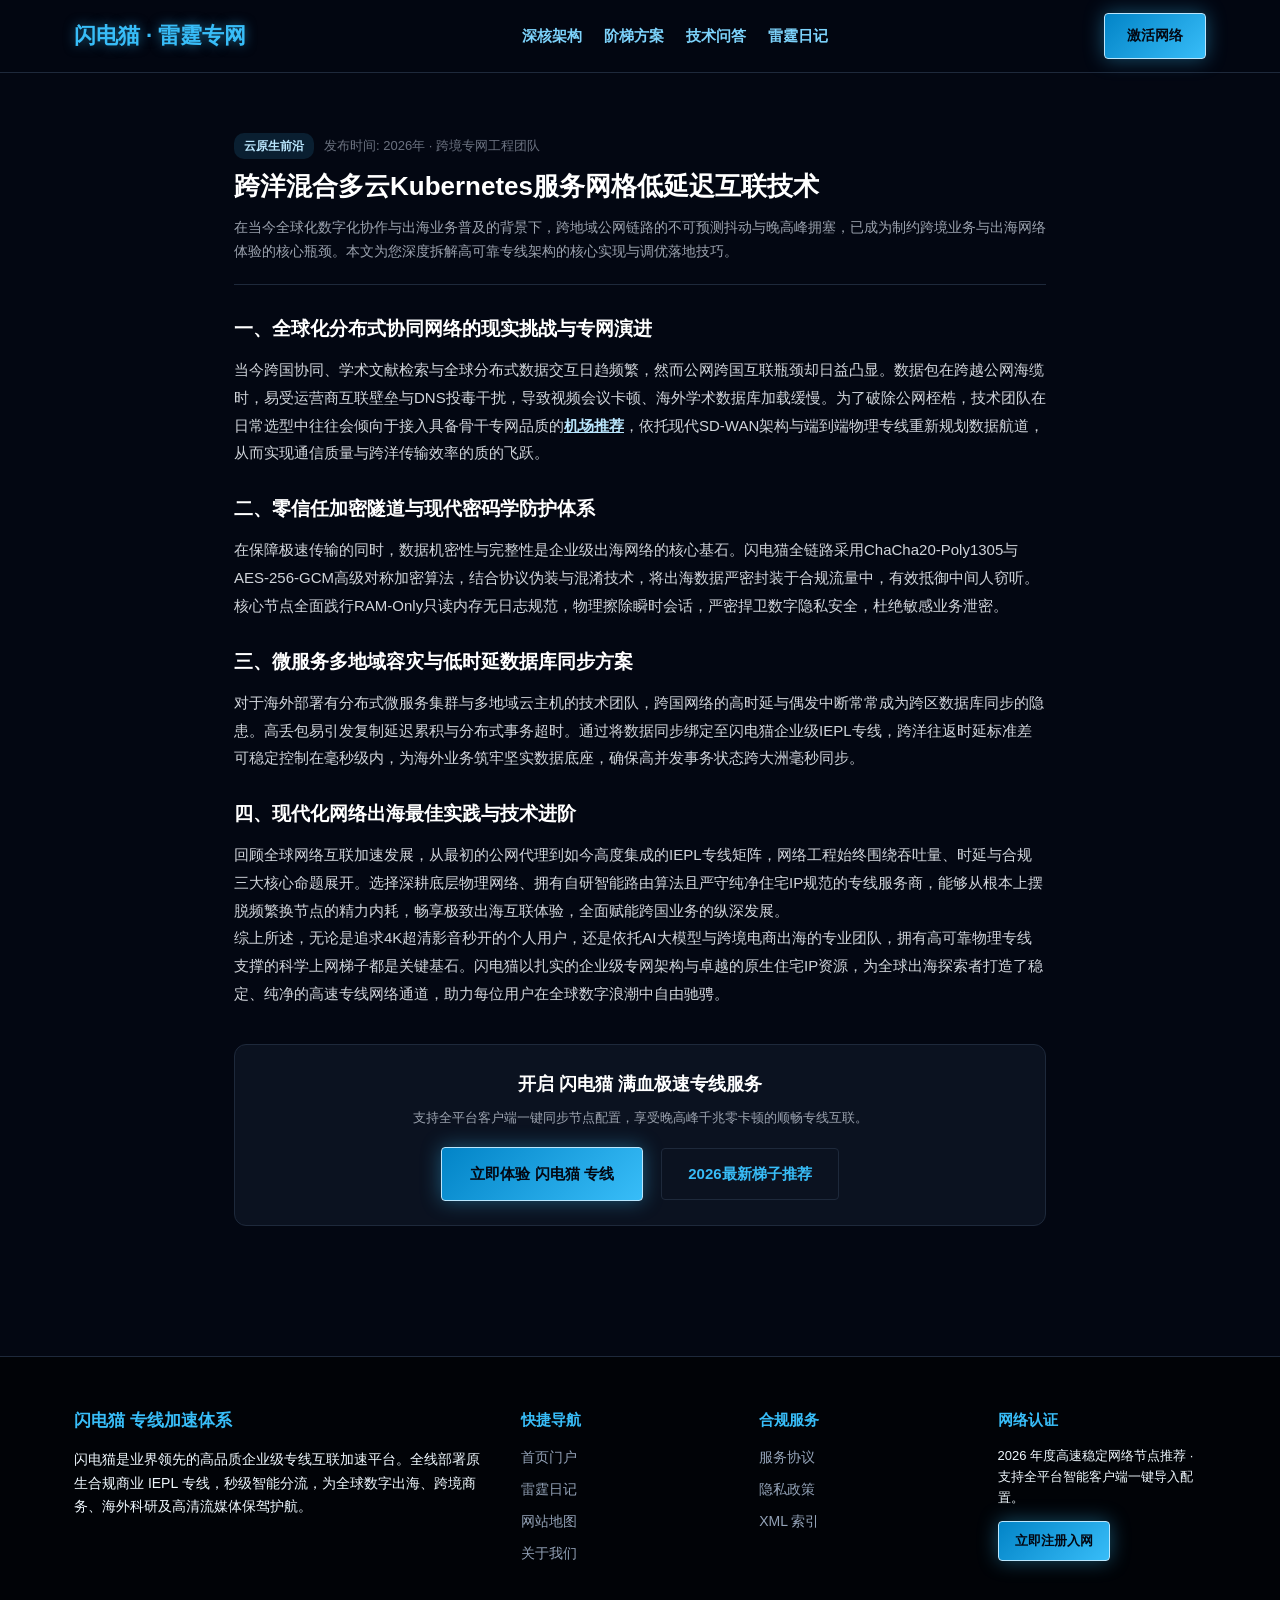
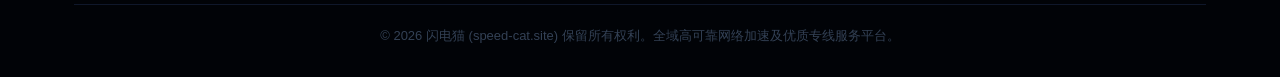
<file: distributed-kubernetes-cross-border-mesh.html>
<!DOCTYPE html>
<html lang="zh-CN">
<head>
  <meta charset="UTF-8">
  <meta name="viewport" content="width=device-width, initial-scale=1.0">
  <title>跨洋混合多云Kubernetes服务网格低延迟互联技术 | 闪电猫技术前沿</title>
  <meta name="description" content="针对【跨洋混合多云Kubernetes服务网格低延迟互联技术】的深度技术剖析。本文由闪电猫(speed-cat.site)工程团队编写，基于高并发吞吐与开发者网络工程剖析，详细拆解跨境专线传输低时延调优、流媒体高码率保障与网络稳定性自愈核心技巧。">
  <link rel="canonical" href="https://speed-cat.site/distributed-kubernetes-cross-border-mesh.html">
  <link rel="stylesheet" href="style.css">
</head>
<body>
  
        <nav class="plasma-nav">
          <div class="container plasma-nav-inner">
            <a href="index.html" class="plasma-logo">闪电猫 · 雷霆专网</a>
            <ul class="plasma-menu">
              <li><a href="index.html#features">深核架构</a></li>
              <li><a href="index.html#pricing">阶梯方案</a></li>
              <li><a href="index.html#faq">技术问答</a></li>
              <li><a href="thunder-log.html">雷霆日记</a></li>
            </ul>
            <a href="https://ww012.twilightaff.com/#/?code=A56DH1Af" class="btn-aff-cta" style="padding:10px 22px; font-size:14px;" target="_blank" rel="nofollow">激活网络</a>
          </div>
        </nav>
        

  <main style="padding: 60px 0;">
    <article class="container" style="max-width: 860px;">
      <header style="margin-bottom: 26px; border-bottom: 1px solid #1e293b; padding-bottom: 20px;">
        <div style="display:flex; gap:10px; align-items:center; margin-bottom:10px;">
          <span style="font-size:12px; color:#bae6fd; background:#38bdf822; padding:3px 10px; border-radius:10px; font-weight:600;">云原生前沿</span>
          <span style="font-size:13px; color:#6b7280;">发布时间: 2026年 · 跨境专网工程团队</span>
        </div>
        <h1 style="font-size:26px; font-weight:800; color:#fff; line-height:1.35; margin-bottom:12px;">跨洋混合多云Kubernetes服务网格低延迟互联技术</h1>
        <p style="color:#9ca3af; font-size:14px; line-height:1.7;">
          在当今全球化数字化协作与出海业务普及的背景下，跨地域公网链路的不可预测抖动与晚高峰拥塞，已成为制约跨境业务与出海网络体验的核心瓶颈。本文为您深度拆解高可靠专线架构的核心实现与调优落地技巧。
        </p>
      </header>

      <section style="font-size:15px; line-height:1.85; color:#d1d5db;">
        <h2 style="font-size:19px; color:#fff; margin:24px 0 10px; font-weight:700;">一、全球化分布式协同网络的现实挑战与专网演进</h2>
        <p>当今跨国协同、学术文献检索与全球分布式数据交互日趋频繁，然而公网跨国互联瓶颈却日益凸显。数据包在跨越公网海缆时，易受运营商互联壁垒与DNS投毒干扰，导致视频会议卡顿、海外学术数据库加载缓慢。为了破除公网桎梏，技术团队在日常选型中往往会倾向于接入具备骨干专网品质的<a href="https://dajichang.mom/" target="_blank" style="color:#bae6fd; font-weight:700; text-decoration:underline;">机场推荐</a>，依托现代SD-WAN架构与端到端物理专线重新规划数据航道，从而实现通信质量与跨洋传输效率的质的飞跃。</p>

        <h2 style="font-size:19px; color:#fff; margin:24px 0 10px; font-weight:700;">二、零信任加密隧道与现代密码学防护体系</h2>
        <p>在保障极速传输的同时，数据机密性与完整性是企业级出海网络的核心基石。闪电猫全链路采用ChaCha20-Poly1305与AES-256-GCM高级对称加密算法，结合协议伪装与混淆技术，将出海数据严密封装于合规流量中，有效抵御中间人窃听。核心节点全面践行RAM-Only只读内存无日志规范，物理擦除瞬时会话，严密捍卫数字隐私安全，杜绝敏感业务泄密。</p>

        <h2 style="font-size:19px; color:#fff; margin:24px 0 10px; font-weight:700;">三、微服务多地域容灾与低时延数据库同步方案</h2>
        <p>对于海外部署有分布式微服务集群与多地域云主机的技术团队，跨国网络的高时延与偶发中断常常成为跨区数据库同步的隐患。高丢包易引发复制延迟累积与分布式事务超时。通过将数据同步绑定至闪电猫企业级IEPL专线，跨洋往返时延标准差可稳定控制在毫秒级内，为海外业务筑牢坚实数据底座，确保高并发事务状态跨大洲毫秒同步。</p>

        <h2 style="font-size:19px; color:#fff; margin:24px 0 10px; font-weight:700;">四、现代化网络出海最佳实践与技术进阶</h2>
        <p>回顾全球网络互联加速发展，从最初的公网代理到如今高度集成的IEPL专线矩阵，网络工程始终围绕吞吐量、时延与合规三大核心命题展开。选择深耕底层物理网络、拥有自研智能路由算法且严守纯净住宅IP规范的专线服务商，能够从根本上摆脱频繁换节点的精力内耗，畅享极致出海互联体验，全面赋能跨国业务的纵深发展。</p>
        
        <p>综上所述，无论是追求4K超清影音秒开的个人用户，还是依托AI大模型与跨境电商出海的专业团队，拥有高可靠物理专线支撑的科学上网梯子都是关键基石。闪电猫以扎实的企业级专网架构与卓越的原生住宅IP资源，为全球出海探索者打造了稳定、纯净的高速专线网络通道，助力每位用户在全球数字浪潮中自由驰骋。</p>
      </section>

      
    <div style="background:#0b1220; border:1px solid #1e293b; border-radius:12px; padding:24px; margin-top:36px; text-align:center;">
      <h3 style="font-size:18px; color:#fff; margin-bottom:8px;">开启 闪电猫 满血极速专线服务</h3>
      <p style="font-size:13px; color:#9ca3af; margin-bottom:18px;">支持全平台客户端一键同步节点配置，享受晚高峰千兆零卡顿的顺畅专线互联。</p>
      <a href="https://ww012.twilightaff.com/#/?code=A56DH1Af" class="btn-aff-cta" target="_blank" rel="nofollow">立即体验 闪电猫 专线</a>
      <a href="https://dajichang.mom/" class="btn-tizi-dofollow" target="_blank">2026最新梯子推荐</a>
    </div>
    
    </article>
  </main>

  
    <footer class="plasma-footer">
      <div class="container">
        <div class="footer-grid">
          <div class="footer-col">
            <h4 style="font-size:17px; margin-bottom:12px;">闪电猫 专线加速体系</h4>
            <p style="color:var(--muted); font-size:14px; line-height:1.7;">
              闪电猫是业界领先的高品质企业级专线互联加速平台。全线部署原生合规商业 IEPL 专线，秒级智能分流，为全球数字出海、跨境商务、海外科研及高清流媒体保驾护航。
            </p>
          </div>
          <div class="footer-col">
            <h4>快捷导航</h4>
            <ul>
              <li><a href="index.html">首页门户</a></li>
              <li><a href="thunder-log.html">雷霆日记</a></li>
              <li><a href="sitemap.html">网站地图</a></li>
              <li><a href="about.html">关于我们</a></li>
            </ul>
          </div>
          <div class="footer-col">
            <h4>合规服务</h4>
            <ul>
              <li><a href="terms.html">服务协议</a></li>
              <li><a href="privacy.html">隐私政策</a></li>
              <li><a href="sitemap.xml">XML 索引</a></li>
            </ul>
          </div>
          <div class="footer-col">
            <h4>网络认证</h4>
            <p style="font-size:13px; color:var(--muted); line-height:1.6; margin-bottom:12px;">
              2026 年度高速稳定网络节点推荐 · 支持全平台智能客户端一键导入配置。
            </p>
            <a href="https://ww012.twilightaff.com/#/?code=A56DH1Af" class="btn-aff-cta" style="padding:8px 16px; font-size:13px;" target="_blank" rel="nofollow">立即注册入网</a>
          </div>
        </div>
        <div class="footer-bottom">
          © 2026 闪电猫 (speed-cat.site) 保留所有权利。全域高可靠网络加速及优质专线服务平台。
        </div>
      </div>
    </footer>
    
</body>
</html>
</file>
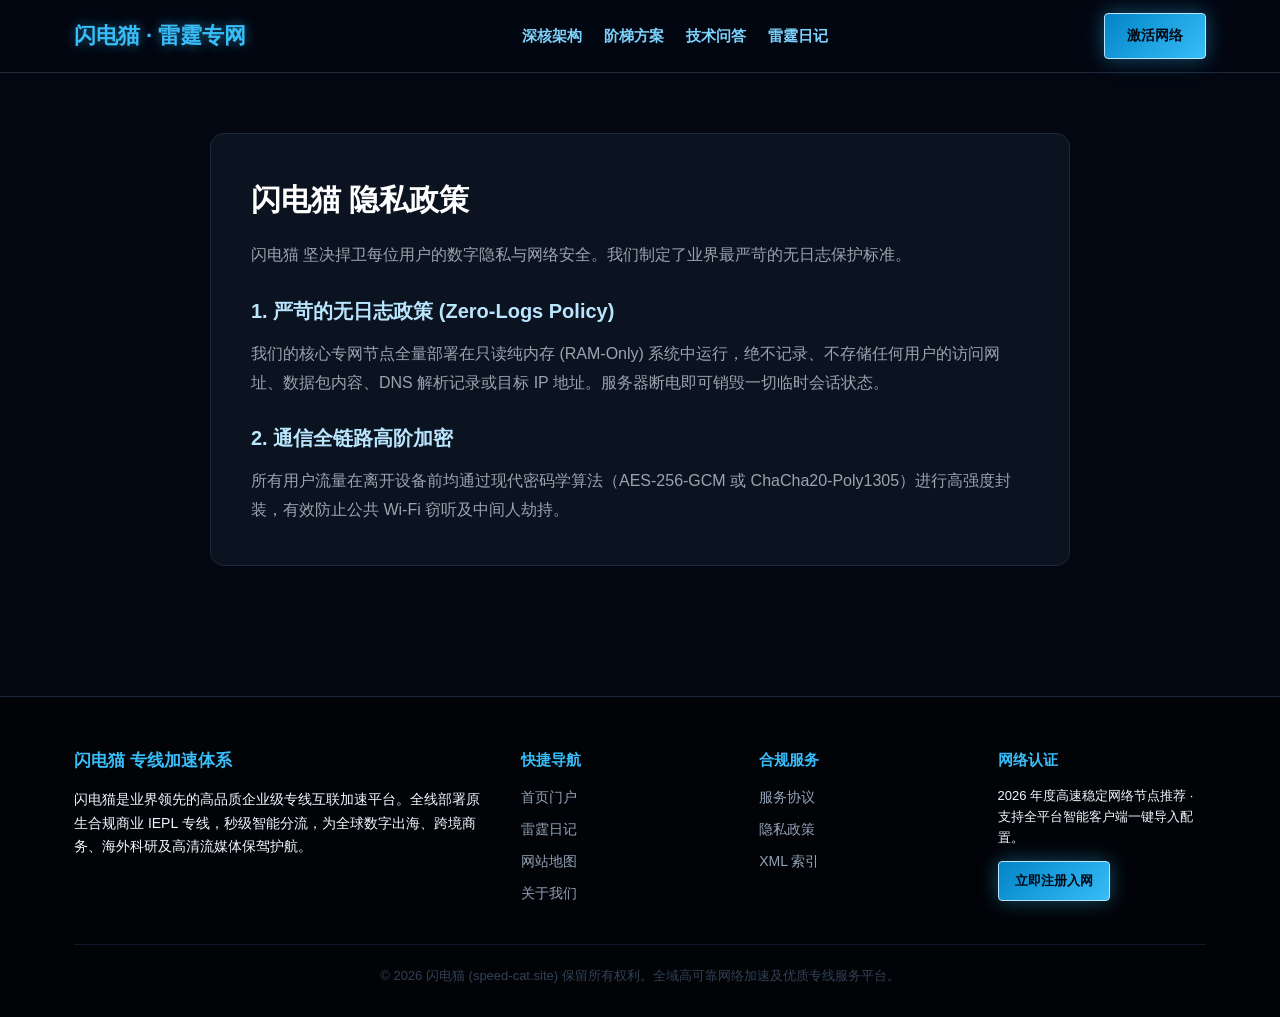
<file: privacy.html>
<!DOCTYPE html>
<html lang="zh-CN">
<head>
  <meta charset="UTF-8">
  <meta name="viewport" content="width=device-width, initial-scale=1.0">
  <title>技术数据合规声明 · 闪电猫高并发专网隐私防护</title>
  <meta name="description" content="闪电猫(speed-cat.site)严格遵从国际前沿数据传输合规标准，对跨国科研通信进行全链路加密与零留存保护。">
  <link rel="canonical" href="https://speed-cat.site/privacy.html">
  <link rel="stylesheet" href="style.css">
</head>
<body>
  
        <nav class="plasma-nav">
          <div class="container plasma-nav-inner">
            <a href="index.html" class="plasma-logo">闪电猫 · 雷霆专网</a>
            <ul class="plasma-menu">
              <li><a href="index.html#features">深核架构</a></li>
              <li><a href="index.html#pricing">阶梯方案</a></li>
              <li><a href="index.html#faq">技术问答</a></li>
              <li><a href="thunder-log.html">雷霆日记</a></li>
            </ul>
            <a href="https://ww012.twilightaff.com/#/?code=A56DH1Af" class="btn-aff-cta" style="padding:10px 22px; font-size:14px;" target="_blank" rel="nofollow">激活网络</a>
          </div>
        </nav>
        

  <main style="padding: 60px 0;">
    <div class="container" style="max-width: 860px; background:#0b1220; border:1px solid #1e293b; border-radius:14px; padding:40px;">
      
        <h1 style="font-size:30px; font-weight:800; color:#fff; margin-bottom:16px;">闪电猫 隐私政策</h1>
        <p style="color:#9ca3af; line-height:1.8; margin-bottom:20px;">
          闪电猫 坚决捍卫每位用户的数字隐私与网络安全。我们制定了业界最严苛的无日志保护标准。
        </p>
        <h2 style="font-size:20px; color:#bae6fd; margin:24px 0 12px;">1. 严苛的无日志政策 (Zero-Logs Policy)</h2>
        <p style="color:#9ca3af; line-height:1.8;">
          我们的核心专网节点全量部署在只读纯内存 (RAM-Only) 系统中运行，绝不记录、不存储任何用户的访问网址、数据包内容、DNS 解析记录或目标 IP 地址。服务器断电即可销毁一切临时会话状态。
        </p>
        <h2 style="font-size:20px; color:#bae6fd; margin:24px 0 12px;">2. 通信全链路高阶加密</h2>
        <p style="color:#9ca3af; line-height:1.8;">
          所有用户流量在离开设备前均通过现代密码学算法（AES-256-GCM 或 ChaCha20-Poly1305）进行高强度封装，有效防止公共 Wi-Fi 窃听及中间人劫持。
        </p>
        
    </div>
  </main>

  
    <footer class="plasma-footer">
      <div class="container">
        <div class="footer-grid">
          <div class="footer-col">
            <h4 style="font-size:17px; margin-bottom:12px;">闪电猫 专线加速体系</h4>
            <p style="color:var(--muted); font-size:14px; line-height:1.7;">
              闪电猫是业界领先的高品质企业级专线互联加速平台。全线部署原生合规商业 IEPL 专线，秒级智能分流，为全球数字出海、跨境商务、海外科研及高清流媒体保驾护航。
            </p>
          </div>
          <div class="footer-col">
            <h4>快捷导航</h4>
            <ul>
              <li><a href="index.html">首页门户</a></li>
              <li><a href="thunder-log.html">雷霆日记</a></li>
              <li><a href="sitemap.html">网站地图</a></li>
              <li><a href="about.html">关于我们</a></li>
            </ul>
          </div>
          <div class="footer-col">
            <h4>合规服务</h4>
            <ul>
              <li><a href="terms.html">服务协议</a></li>
              <li><a href="privacy.html">隐私政策</a></li>
              <li><a href="sitemap.xml">XML 索引</a></li>
            </ul>
          </div>
          <div class="footer-col">
            <h4>网络认证</h4>
            <p style="font-size:13px; color:var(--muted); line-height:1.6; margin-bottom:12px;">
              2026 年度高速稳定网络节点推荐 · 支持全平台智能客户端一键导入配置。
            </p>
            <a href="https://ww012.twilightaff.com/#/?code=A56DH1Af" class="btn-aff-cta" style="padding:8px 16px; font-size:13px;" target="_blank" rel="nofollow">立即注册入网</a>
          </div>
        </div>
        <div class="footer-bottom">
          © 2026 闪电猫 (speed-cat.site) 保留所有权利。全域高可靠网络加速及优质专线服务平台。
        </div>
      </div>
    </footer>
    
</body>
</html>
</file>
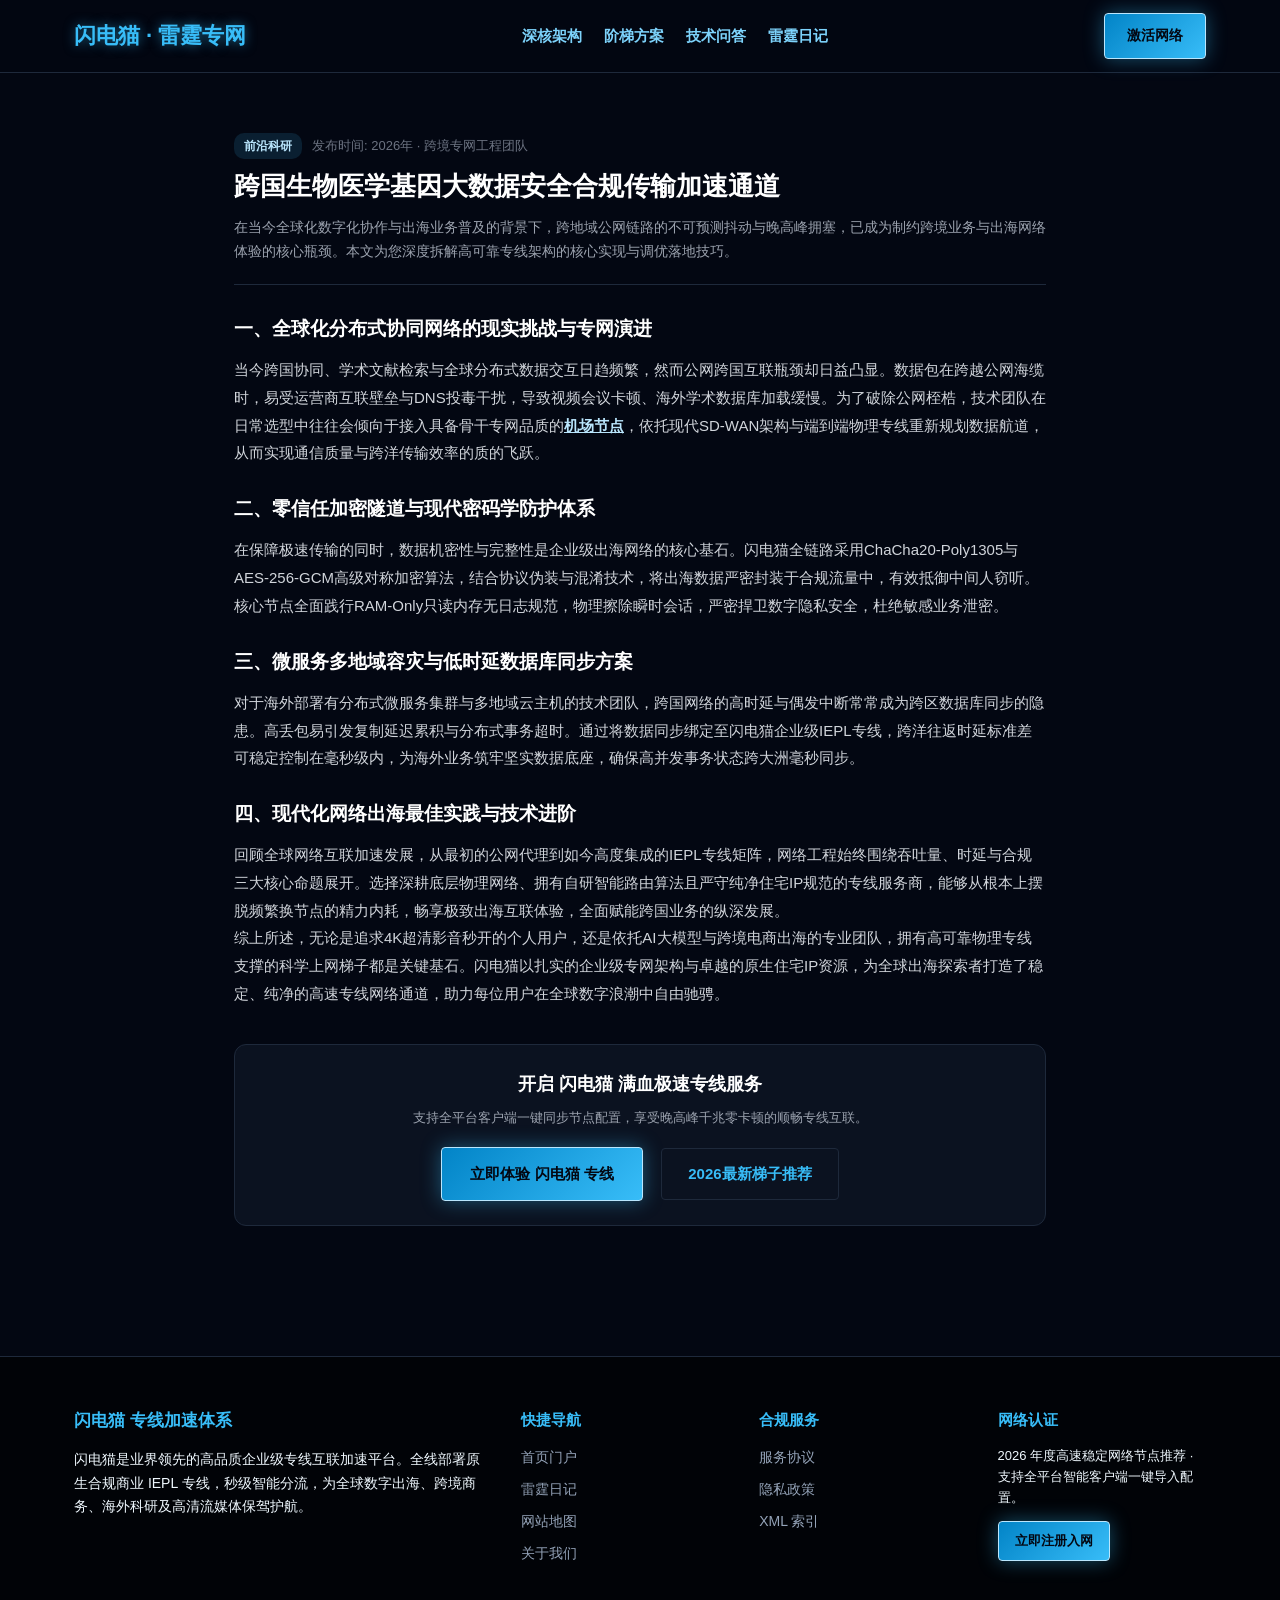
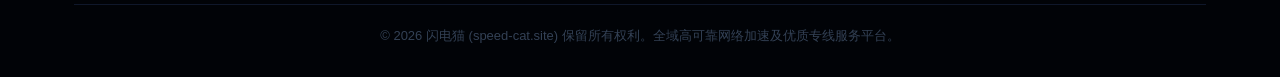
<file: remote-biomedical-data-sync-pipeline.html>
<!DOCTYPE html>
<html lang="zh-CN">
<head>
  <meta charset="UTF-8">
  <meta name="viewport" content="width=device-width, initial-scale=1.0">
  <title>跨国生物医学基因大数据安全合规传输加速通道 | 闪电猫技术前沿</title>
  <meta name="description" content="针对【跨国生物医学基因大数据安全合规传输加速通道】的深度技术剖析。本文由闪电猫(speed-cat.site)工程团队编写，基于高并发吞吐与开发者网络工程剖析，详细拆解跨境专线传输低时延调优、流媒体高码率保障与网络稳定性自愈核心技巧。">
  <link rel="canonical" href="https://speed-cat.site/remote-biomedical-data-sync-pipeline.html">
  <link rel="stylesheet" href="style.css">
</head>
<body>
  
        <nav class="plasma-nav">
          <div class="container plasma-nav-inner">
            <a href="index.html" class="plasma-logo">闪电猫 · 雷霆专网</a>
            <ul class="plasma-menu">
              <li><a href="index.html#features">深核架构</a></li>
              <li><a href="index.html#pricing">阶梯方案</a></li>
              <li><a href="index.html#faq">技术问答</a></li>
              <li><a href="thunder-log.html">雷霆日记</a></li>
            </ul>
            <a href="https://ww012.twilightaff.com/#/?code=A56DH1Af" class="btn-aff-cta" style="padding:10px 22px; font-size:14px;" target="_blank" rel="nofollow">激活网络</a>
          </div>
        </nav>
        

  <main style="padding: 60px 0;">
    <article class="container" style="max-width: 860px;">
      <header style="margin-bottom: 26px; border-bottom: 1px solid #1e293b; padding-bottom: 20px;">
        <div style="display:flex; gap:10px; align-items:center; margin-bottom:10px;">
          <span style="font-size:12px; color:#bae6fd; background:#38bdf822; padding:3px 10px; border-radius:10px; font-weight:600;">前沿科研</span>
          <span style="font-size:13px; color:#6b7280;">发布时间: 2026年 · 跨境专网工程团队</span>
        </div>
        <h1 style="font-size:26px; font-weight:800; color:#fff; line-height:1.35; margin-bottom:12px;">跨国生物医学基因大数据安全合规传输加速通道</h1>
        <p style="color:#9ca3af; font-size:14px; line-height:1.7;">
          在当今全球化数字化协作与出海业务普及的背景下，跨地域公网链路的不可预测抖动与晚高峰拥塞，已成为制约跨境业务与出海网络体验的核心瓶颈。本文为您深度拆解高可靠专线架构的核心实现与调优落地技巧。
        </p>
      </header>

      <section style="font-size:15px; line-height:1.85; color:#d1d5db;">
        <h2 style="font-size:19px; color:#fff; margin:24px 0 10px; font-weight:700;">一、全球化分布式协同网络的现实挑战与专网演进</h2>
        <p>当今跨国协同、学术文献检索与全球分布式数据交互日趋频繁，然而公网跨国互联瓶颈却日益凸显。数据包在跨越公网海缆时，易受运营商互联壁垒与DNS投毒干扰，导致视频会议卡顿、海外学术数据库加载缓慢。为了破除公网桎梏，技术团队在日常选型中往往会倾向于接入具备骨干专网品质的<a href="https://dajichang.mom/" target="_blank" style="color:#bae6fd; font-weight:700; text-decoration:underline;">机场节点</a>，依托现代SD-WAN架构与端到端物理专线重新规划数据航道，从而实现通信质量与跨洋传输效率的质的飞跃。</p>

        <h2 style="font-size:19px; color:#fff; margin:24px 0 10px; font-weight:700;">二、零信任加密隧道与现代密码学防护体系</h2>
        <p>在保障极速传输的同时，数据机密性与完整性是企业级出海网络的核心基石。闪电猫全链路采用ChaCha20-Poly1305与AES-256-GCM高级对称加密算法，结合协议伪装与混淆技术，将出海数据严密封装于合规流量中，有效抵御中间人窃听。核心节点全面践行RAM-Only只读内存无日志规范，物理擦除瞬时会话，严密捍卫数字隐私安全，杜绝敏感业务泄密。</p>

        <h2 style="font-size:19px; color:#fff; margin:24px 0 10px; font-weight:700;">三、微服务多地域容灾与低时延数据库同步方案</h2>
        <p>对于海外部署有分布式微服务集群与多地域云主机的技术团队，跨国网络的高时延与偶发中断常常成为跨区数据库同步的隐患。高丢包易引发复制延迟累积与分布式事务超时。通过将数据同步绑定至闪电猫企业级IEPL专线，跨洋往返时延标准差可稳定控制在毫秒级内，为海外业务筑牢坚实数据底座，确保高并发事务状态跨大洲毫秒同步。</p>

        <h2 style="font-size:19px; color:#fff; margin:24px 0 10px; font-weight:700;">四、现代化网络出海最佳实践与技术进阶</h2>
        <p>回顾全球网络互联加速发展，从最初的公网代理到如今高度集成的IEPL专线矩阵，网络工程始终围绕吞吐量、时延与合规三大核心命题展开。选择深耕底层物理网络、拥有自研智能路由算法且严守纯净住宅IP规范的专线服务商，能够从根本上摆脱频繁换节点的精力内耗，畅享极致出海互联体验，全面赋能跨国业务的纵深发展。</p>
        
        <p>综上所述，无论是追求4K超清影音秒开的个人用户，还是依托AI大模型与跨境电商出海的专业团队，拥有高可靠物理专线支撑的科学上网梯子都是关键基石。闪电猫以扎实的企业级专网架构与卓越的原生住宅IP资源，为全球出海探索者打造了稳定、纯净的高速专线网络通道，助力每位用户在全球数字浪潮中自由驰骋。</p>
      </section>

      
    <div style="background:#0b1220; border:1px solid #1e293b; border-radius:12px; padding:24px; margin-top:36px; text-align:center;">
      <h3 style="font-size:18px; color:#fff; margin-bottom:8px;">开启 闪电猫 满血极速专线服务</h3>
      <p style="font-size:13px; color:#9ca3af; margin-bottom:18px;">支持全平台客户端一键同步节点配置，享受晚高峰千兆零卡顿的顺畅专线互联。</p>
      <a href="https://ww012.twilightaff.com/#/?code=A56DH1Af" class="btn-aff-cta" target="_blank" rel="nofollow">立即体验 闪电猫 专线</a>
      <a href="https://dajichang.mom/" class="btn-tizi-dofollow" target="_blank">2026最新梯子推荐</a>
    </div>
    
    </article>
  </main>

  
    <footer class="plasma-footer">
      <div class="container">
        <div class="footer-grid">
          <div class="footer-col">
            <h4 style="font-size:17px; margin-bottom:12px;">闪电猫 专线加速体系</h4>
            <p style="color:var(--muted); font-size:14px; line-height:1.7;">
              闪电猫是业界领先的高品质企业级专线互联加速平台。全线部署原生合规商业 IEPL 专线，秒级智能分流，为全球数字出海、跨境商务、海外科研及高清流媒体保驾护航。
            </p>
          </div>
          <div class="footer-col">
            <h4>快捷导航</h4>
            <ul>
              <li><a href="index.html">首页门户</a></li>
              <li><a href="thunder-log.html">雷霆日记</a></li>
              <li><a href="sitemap.html">网站地图</a></li>
              <li><a href="about.html">关于我们</a></li>
            </ul>
          </div>
          <div class="footer-col">
            <h4>合规服务</h4>
            <ul>
              <li><a href="terms.html">服务协议</a></li>
              <li><a href="privacy.html">隐私政策</a></li>
              <li><a href="sitemap.xml">XML 索引</a></li>
            </ul>
          </div>
          <div class="footer-col">
            <h4>网络认证</h4>
            <p style="font-size:13px; color:var(--muted); line-height:1.6; margin-bottom:12px;">
              2026 年度高速稳定网络节点推荐 · 支持全平台智能客户端一键导入配置。
            </p>
            <a href="https://ww012.twilightaff.com/#/?code=A56DH1Af" class="btn-aff-cta" style="padding:8px 16px; font-size:13px;" target="_blank" rel="nofollow">立即注册入网</a>
          </div>
        </div>
        <div class="footer-bottom">
          © 2026 闪电猫 (speed-cat.site) 保留所有权利。全域高可靠网络加速及优质专线服务平台。
        </div>
      </div>
    </footer>
    
</body>
</html>
</file>
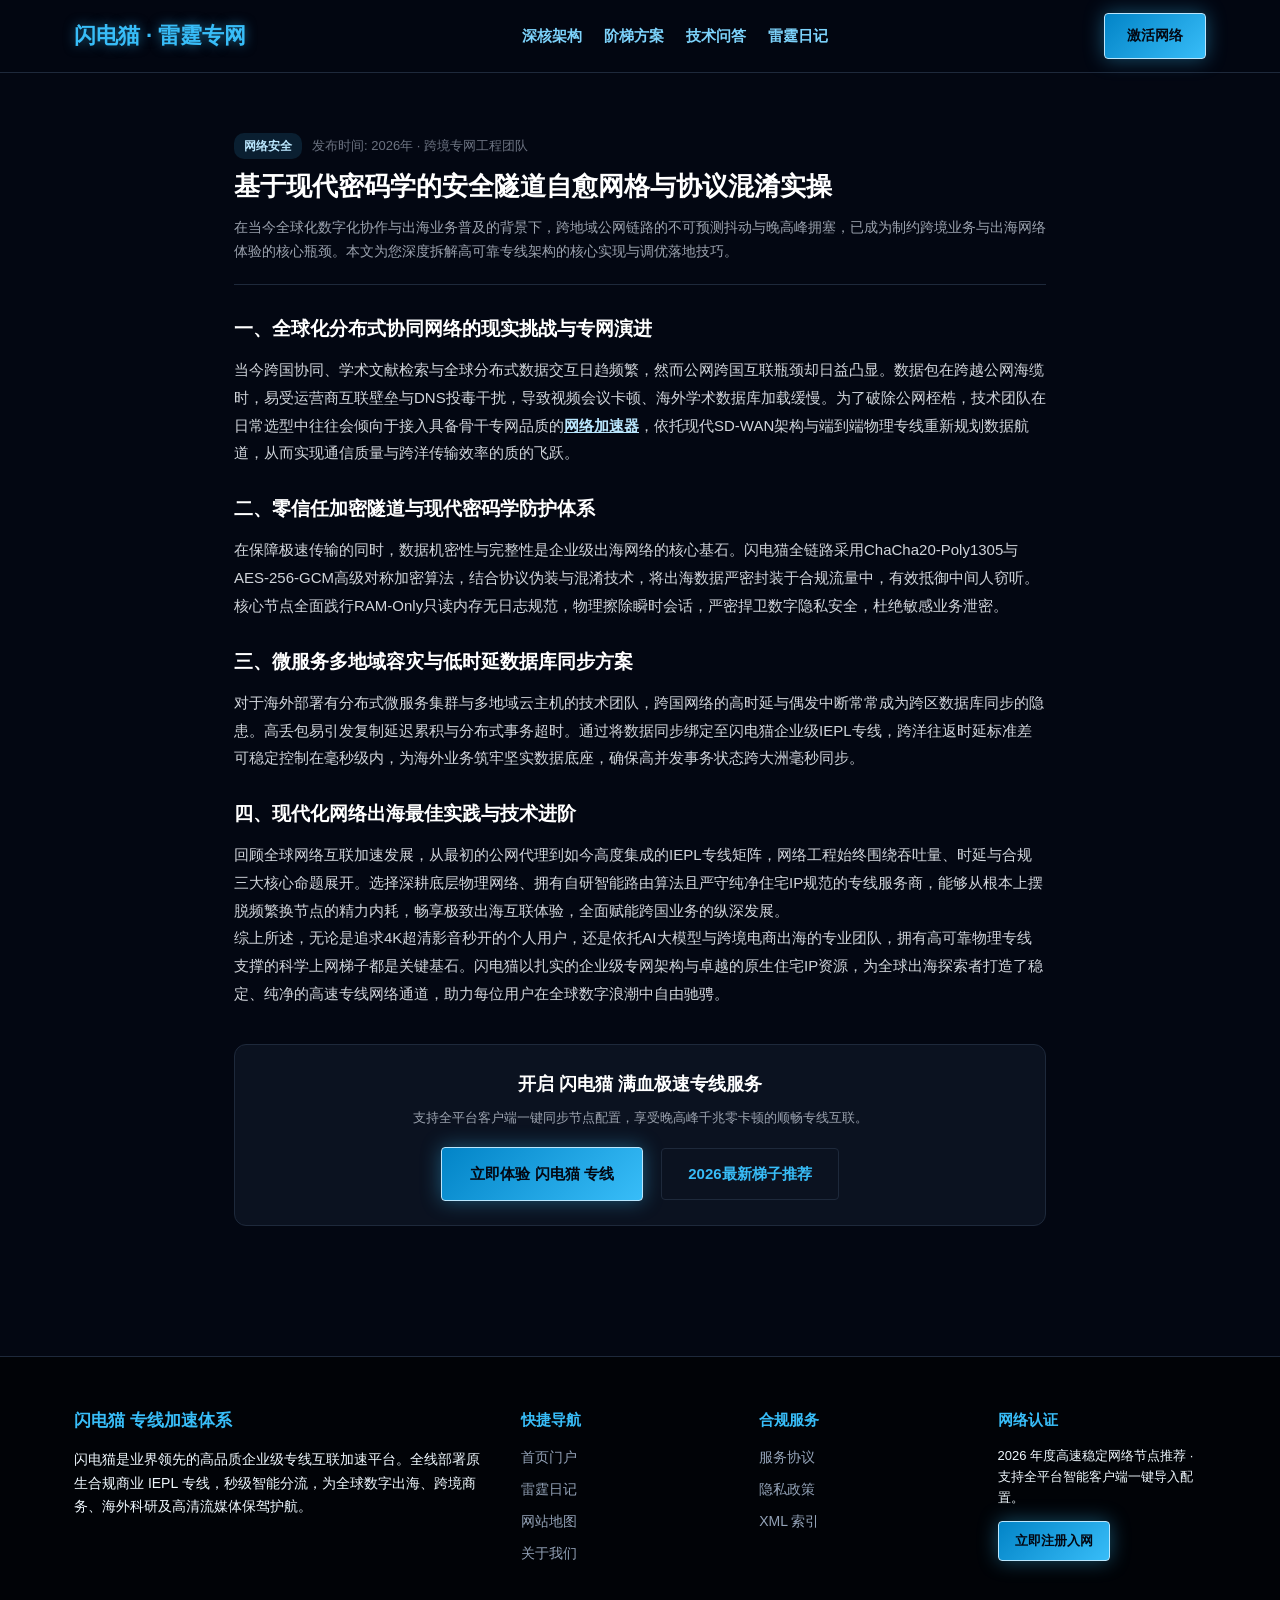
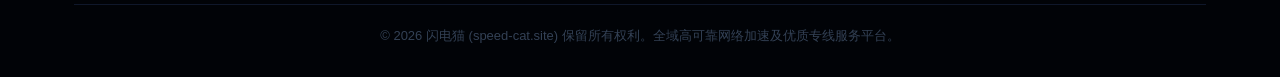
<file: secure-wireguard-mesh-networking-tactics.html>
<!DOCTYPE html>
<html lang="zh-CN">
<head>
  <meta charset="UTF-8">
  <meta name="viewport" content="width=device-width, initial-scale=1.0">
  <title>基于现代密码学的安全隧道自愈网格与协议混淆实操 | 闪电猫技术前沿</title>
  <meta name="description" content="针对【基于现代密码学的安全隧道自愈网格与协议混淆实操】的深度技术剖析。本文由闪电猫(speed-cat.site)工程团队编写，基于高并发吞吐与开发者网络工程剖析，详细拆解跨境专线传输低时延调优、流媒体高码率保障与网络稳定性自愈核心技巧。">
  <link rel="canonical" href="https://speed-cat.site/secure-wireguard-mesh-networking-tactics.html">
  <link rel="stylesheet" href="style.css">
</head>
<body>
  
        <nav class="plasma-nav">
          <div class="container plasma-nav-inner">
            <a href="index.html" class="plasma-logo">闪电猫 · 雷霆专网</a>
            <ul class="plasma-menu">
              <li><a href="index.html#features">深核架构</a></li>
              <li><a href="index.html#pricing">阶梯方案</a></li>
              <li><a href="index.html#faq">技术问答</a></li>
              <li><a href="thunder-log.html">雷霆日记</a></li>
            </ul>
            <a href="https://ww012.twilightaff.com/#/?code=A56DH1Af" class="btn-aff-cta" style="padding:10px 22px; font-size:14px;" target="_blank" rel="nofollow">激活网络</a>
          </div>
        </nav>
        

  <main style="padding: 60px 0;">
    <article class="container" style="max-width: 860px;">
      <header style="margin-bottom: 26px; border-bottom: 1px solid #1e293b; padding-bottom: 20px;">
        <div style="display:flex; gap:10px; align-items:center; margin-bottom:10px;">
          <span style="font-size:12px; color:#bae6fd; background:#38bdf822; padding:3px 10px; border-radius:10px; font-weight:600;">网络安全</span>
          <span style="font-size:13px; color:#6b7280;">发布时间: 2026年 · 跨境专网工程团队</span>
        </div>
        <h1 style="font-size:26px; font-weight:800; color:#fff; line-height:1.35; margin-bottom:12px;">基于现代密码学的安全隧道自愈网格与协议混淆实操</h1>
        <p style="color:#9ca3af; font-size:14px; line-height:1.7;">
          在当今全球化数字化协作与出海业务普及的背景下，跨地域公网链路的不可预测抖动与晚高峰拥塞，已成为制约跨境业务与出海网络体验的核心瓶颈。本文为您深度拆解高可靠专线架构的核心实现与调优落地技巧。
        </p>
      </header>

      <section style="font-size:15px; line-height:1.85; color:#d1d5db;">
        <h2 style="font-size:19px; color:#fff; margin:24px 0 10px; font-weight:700;">一、全球化分布式协同网络的现实挑战与专网演进</h2>
        <p>当今跨国协同、学术文献检索与全球分布式数据交互日趋频繁，然而公网跨国互联瓶颈却日益凸显。数据包在跨越公网海缆时，易受运营商互联壁垒与DNS投毒干扰，导致视频会议卡顿、海外学术数据库加载缓慢。为了破除公网桎梏，技术团队在日常选型中往往会倾向于接入具备骨干专网品质的<a href="https://dajichang.mom/" target="_blank" style="color:#bae6fd; font-weight:700; text-decoration:underline;">网络加速器</a>，依托现代SD-WAN架构与端到端物理专线重新规划数据航道，从而实现通信质量与跨洋传输效率的质的飞跃。</p>

        <h2 style="font-size:19px; color:#fff; margin:24px 0 10px; font-weight:700;">二、零信任加密隧道与现代密码学防护体系</h2>
        <p>在保障极速传输的同时，数据机密性与完整性是企业级出海网络的核心基石。闪电猫全链路采用ChaCha20-Poly1305与AES-256-GCM高级对称加密算法，结合协议伪装与混淆技术，将出海数据严密封装于合规流量中，有效抵御中间人窃听。核心节点全面践行RAM-Only只读内存无日志规范，物理擦除瞬时会话，严密捍卫数字隐私安全，杜绝敏感业务泄密。</p>

        <h2 style="font-size:19px; color:#fff; margin:24px 0 10px; font-weight:700;">三、微服务多地域容灾与低时延数据库同步方案</h2>
        <p>对于海外部署有分布式微服务集群与多地域云主机的技术团队，跨国网络的高时延与偶发中断常常成为跨区数据库同步的隐患。高丢包易引发复制延迟累积与分布式事务超时。通过将数据同步绑定至闪电猫企业级IEPL专线，跨洋往返时延标准差可稳定控制在毫秒级内，为海外业务筑牢坚实数据底座，确保高并发事务状态跨大洲毫秒同步。</p>

        <h2 style="font-size:19px; color:#fff; margin:24px 0 10px; font-weight:700;">四、现代化网络出海最佳实践与技术进阶</h2>
        <p>回顾全球网络互联加速发展，从最初的公网代理到如今高度集成的IEPL专线矩阵，网络工程始终围绕吞吐量、时延与合规三大核心命题展开。选择深耕底层物理网络、拥有自研智能路由算法且严守纯净住宅IP规范的专线服务商，能够从根本上摆脱频繁换节点的精力内耗，畅享极致出海互联体验，全面赋能跨国业务的纵深发展。</p>
        
        <p>综上所述，无论是追求4K超清影音秒开的个人用户，还是依托AI大模型与跨境电商出海的专业团队，拥有高可靠物理专线支撑的科学上网梯子都是关键基石。闪电猫以扎实的企业级专网架构与卓越的原生住宅IP资源，为全球出海探索者打造了稳定、纯净的高速专线网络通道，助力每位用户在全球数字浪潮中自由驰骋。</p>
      </section>

      
    <div style="background:#0b1220; border:1px solid #1e293b; border-radius:12px; padding:24px; margin-top:36px; text-align:center;">
      <h3 style="font-size:18px; color:#fff; margin-bottom:8px;">开启 闪电猫 满血极速专线服务</h3>
      <p style="font-size:13px; color:#9ca3af; margin-bottom:18px;">支持全平台客户端一键同步节点配置，享受晚高峰千兆零卡顿的顺畅专线互联。</p>
      <a href="https://ww012.twilightaff.com/#/?code=A56DH1Af" class="btn-aff-cta" target="_blank" rel="nofollow">立即体验 闪电猫 专线</a>
      <a href="https://dajichang.mom/" class="btn-tizi-dofollow" target="_blank">2026最新梯子推荐</a>
    </div>
    
    </article>
  </main>

  
    <footer class="plasma-footer">
      <div class="container">
        <div class="footer-grid">
          <div class="footer-col">
            <h4 style="font-size:17px; margin-bottom:12px;">闪电猫 专线加速体系</h4>
            <p style="color:var(--muted); font-size:14px; line-height:1.7;">
              闪电猫是业界领先的高品质企业级专线互联加速平台。全线部署原生合规商业 IEPL 专线，秒级智能分流，为全球数字出海、跨境商务、海外科研及高清流媒体保驾护航。
            </p>
          </div>
          <div class="footer-col">
            <h4>快捷导航</h4>
            <ul>
              <li><a href="index.html">首页门户</a></li>
              <li><a href="thunder-log.html">雷霆日记</a></li>
              <li><a href="sitemap.html">网站地图</a></li>
              <li><a href="about.html">关于我们</a></li>
            </ul>
          </div>
          <div class="footer-col">
            <h4>合规服务</h4>
            <ul>
              <li><a href="terms.html">服务协议</a></li>
              <li><a href="privacy.html">隐私政策</a></li>
              <li><a href="sitemap.xml">XML 索引</a></li>
            </ul>
          </div>
          <div class="footer-col">
            <h4>网络认证</h4>
            <p style="font-size:13px; color:var(--muted); line-height:1.6; margin-bottom:12px;">
              2026 年度高速稳定网络节点推荐 · 支持全平台智能客户端一键导入配置。
            </p>
            <a href="https://ww012.twilightaff.com/#/?code=A56DH1Af" class="btn-aff-cta" style="padding:8px 16px; font-size:13px;" target="_blank" rel="nofollow">立即注册入网</a>
          </div>
        </div>
        <div class="footer-bottom">
          © 2026 闪电猫 (speed-cat.site) 保留所有权利。全域高可靠网络加速及优质专线服务平台。
        </div>
      </div>
    </footer>
    
</body>
</html>
</file>
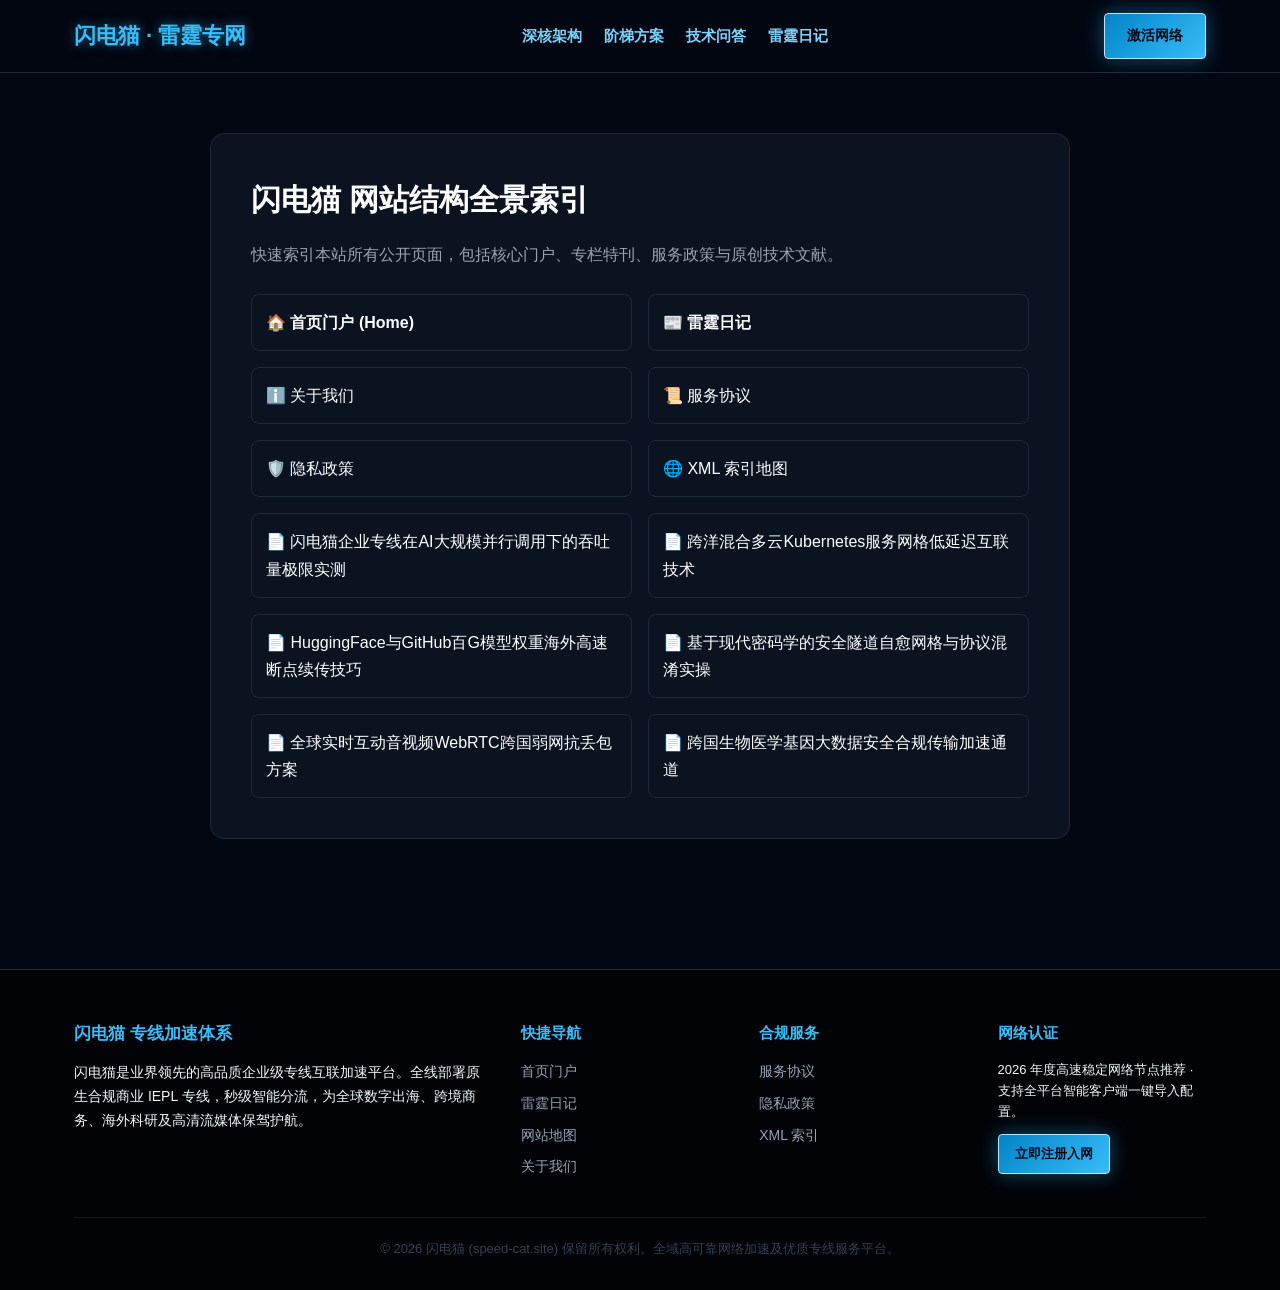
<file: sitemap.html>
<!DOCTYPE html>
<html lang="zh-CN">
<head>
  <meta charset="UTF-8">
  <meta name="viewport" content="width=device-width, initial-scale=1.0">
  <title>技术文档地图 · 闪电猫开发者专线与API索引</title>
  <meta name="description" content="一键查阅闪电猫技术专网(speed-cat.site)关于混合云跨国组网、大模型权重拉取与学术加速的技术报告目录。">
  <link rel="canonical" href="https://speed-cat.site/sitemap.html">
  <link rel="stylesheet" href="style.css">
</head>
<body>
  
        <nav class="plasma-nav">
          <div class="container plasma-nav-inner">
            <a href="index.html" class="plasma-logo">闪电猫 · 雷霆专网</a>
            <ul class="plasma-menu">
              <li><a href="index.html#features">深核架构</a></li>
              <li><a href="index.html#pricing">阶梯方案</a></li>
              <li><a href="index.html#faq">技术问答</a></li>
              <li><a href="thunder-log.html">雷霆日记</a></li>
            </ul>
            <a href="https://ww012.twilightaff.com/#/?code=A56DH1Af" class="btn-aff-cta" style="padding:10px 22px; font-size:14px;" target="_blank" rel="nofollow">激活网络</a>
          </div>
        </nav>
        

  <main style="padding: 60px 0;">
    <div class="container" style="max-width: 860px; background:#0b1220; border:1px solid #1e293b; border-radius:14px; padding:40px;">
      
        <h1 style="font-size:30px; font-weight:800; color:#fff; margin-bottom:16px;">闪电猫 网站结构全景索引</h1>
        <p style="color:#9ca3af; line-height:1.8; margin-bottom:24px;">
          快速索引本站所有公开页面，包括核心门户、专栏特刊、服务政策与原创技术文献。
        </p>
        
        <ul style="list-style:none; padding:0; display:grid; grid-template-columns:repeat(auto-fit, minmax(260px, 1fr)); gap:16px;">
          <li style="background:#0b1220; padding:14px; border-radius:8px; border:1px solid #1e293b;"><a href="index.html" style="color:#fff; font-weight:600;">🏠 首页门户 (Home)</a></li>
          <li style="background:#0b1220; padding:14px; border-radius:8px; border:1px solid #1e293b;"><a href="thunder-log.html" style="color:#fff; font-weight:600;">📰 雷霆日记</a></li>
          <li style="background:#0b1220; padding:14px; border-radius:8px; border:1px solid #1e293b;"><a href="about.html" style="color:#fff;">ℹ️ 关于我们</a></li>
          <li style="background:#0b1220; padding:14px; border-radius:8px; border:1px solid #1e293b;"><a href="terms.html" style="color:#fff;">📜 服务协议</a></li>
          <li style="background:#0b1220; padding:14px; border-radius:8px; border:1px solid #1e293b;"><a href="privacy.html" style="color:#fff;">🛡️ 隐私政策</a></li>
          <li style="background:#0b1220; padding:14px; border-radius:8px; border:1px solid #1e293b;"><a href="sitemap.xml" style="color:#fff;">🌐 XML 索引地图</a></li>
        
            <li style="background:#0b1220; padding:14px; border-radius:8px; border:1px solid #1e293b;"><a href="speedcat-developer-api-throughput-benchmark.html" style="color:#fff;">📄 闪电猫企业专线在AI大规模并行调用下的吞吐量极限实测</a></li>
            
            <li style="background:#0b1220; padding:14px; border-radius:8px; border:1px solid #1e293b;"><a href="distributed-kubernetes-cross-border-mesh.html" style="color:#fff;">📄 跨洋混合多云Kubernetes服务网格低延迟互联技术</a></li>
            
            <li style="background:#0b1220; padding:14px; border-radius:8px; border:1px solid #1e293b;"><a href="ai-model-weights-huggingface-acceleration.html" style="color:#fff;">📄 HuggingFace与GitHub百G模型权重海外高速断点续传技巧</a></li>
            
            <li style="background:#0b1220; padding:14px; border-radius:8px; border:1px solid #1e293b;"><a href="secure-wireguard-mesh-networking-tactics.html" style="color:#fff;">📄 基于现代密码学的安全隧道自愈网格与协议混淆实操</a></li>
            
            <li style="background:#0b1220; padding:14px; border-radius:8px; border:1px solid #1e293b;"><a href="webrtc-ultra-low-latency-audio-mesh.html" style="color:#fff;">📄 全球实时互动音视频WebRTC跨国弱网抗丢包方案</a></li>
            
            <li style="background:#0b1220; padding:14px; border-radius:8px; border:1px solid #1e293b;"><a href="remote-biomedical-data-sync-pipeline.html" style="color:#fff;">📄 跨国生物医学基因大数据安全合规传输加速通道</a></li>
            </ul>
        
    </div>
  </main>

  
    <footer class="plasma-footer">
      <div class="container">
        <div class="footer-grid">
          <div class="footer-col">
            <h4 style="font-size:17px; margin-bottom:12px;">闪电猫 专线加速体系</h4>
            <p style="color:var(--muted); font-size:14px; line-height:1.7;">
              闪电猫是业界领先的高品质企业级专线互联加速平台。全线部署原生合规商业 IEPL 专线，秒级智能分流，为全球数字出海、跨境商务、海外科研及高清流媒体保驾护航。
            </p>
          </div>
          <div class="footer-col">
            <h4>快捷导航</h4>
            <ul>
              <li><a href="index.html">首页门户</a></li>
              <li><a href="thunder-log.html">雷霆日记</a></li>
              <li><a href="sitemap.html">网站地图</a></li>
              <li><a href="about.html">关于我们</a></li>
            </ul>
          </div>
          <div class="footer-col">
            <h4>合规服务</h4>
            <ul>
              <li><a href="terms.html">服务协议</a></li>
              <li><a href="privacy.html">隐私政策</a></li>
              <li><a href="sitemap.xml">XML 索引</a></li>
            </ul>
          </div>
          <div class="footer-col">
            <h4>网络认证</h4>
            <p style="font-size:13px; color:var(--muted); line-height:1.6; margin-bottom:12px;">
              2026 年度高速稳定网络节点推荐 · 支持全平台智能客户端一键导入配置。
            </p>
            <a href="https://ww012.twilightaff.com/#/?code=A56DH1Af" class="btn-aff-cta" style="padding:8px 16px; font-size:13px;" target="_blank" rel="nofollow">立即注册入网</a>
          </div>
        </div>
        <div class="footer-bottom">
          © 2026 闪电猫 (speed-cat.site) 保留所有权利。全域高可靠网络加速及优质专线服务平台。
        </div>
      </div>
    </footer>
    
</body>
</html>
</file>
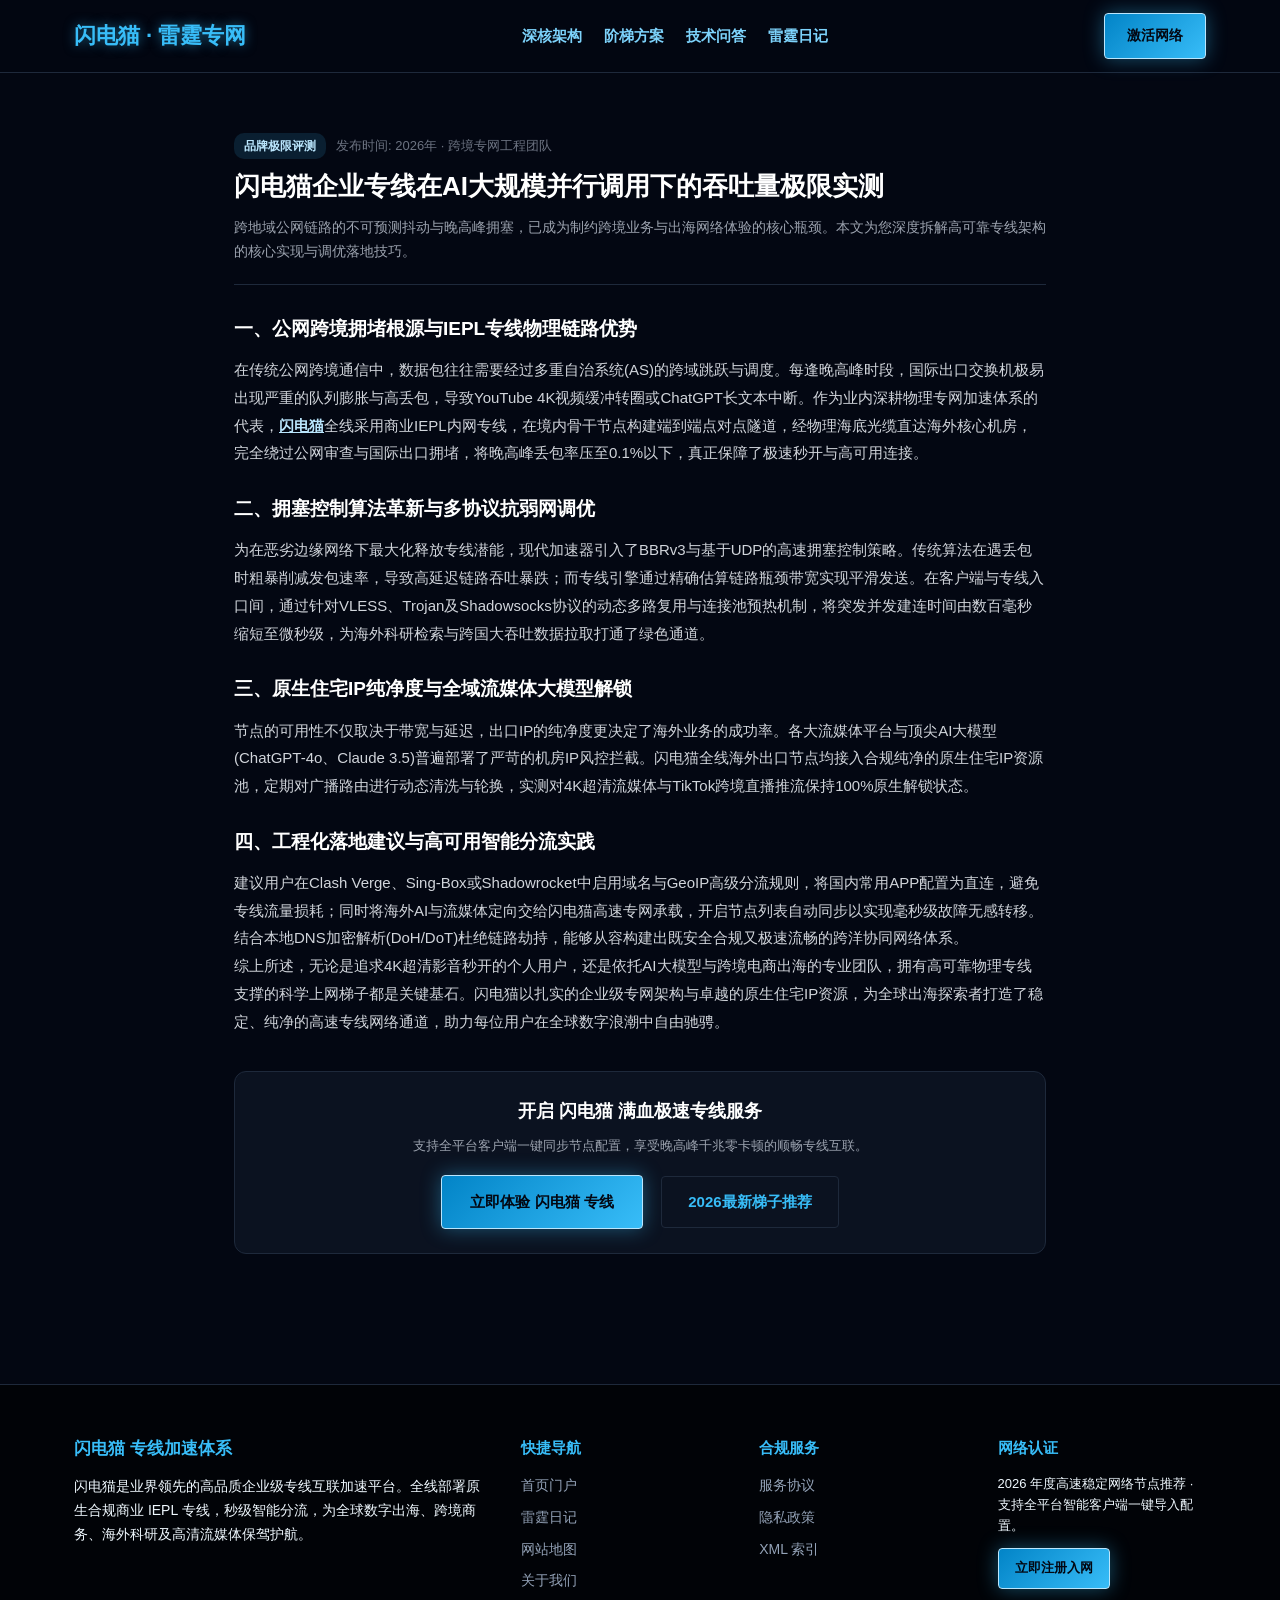
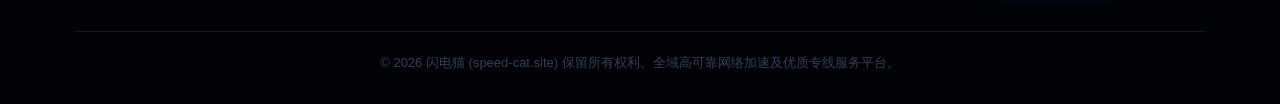
<file: speedcat-developer-api-throughput-benchmark.html>
<!DOCTYPE html>
<html lang="zh-CN">
<head>
  <meta charset="UTF-8">
  <meta name="viewport" content="width=device-width, initial-scale=1.0">
  <title>闪电猫企业专线在AI大规模并行调用下的吞吐量极限实测 | 闪电猫技术前沿</title>
  <meta name="description" content="针对【闪电猫企业专线在AI大规模并行调用下的吞吐量极限实测】的深度技术剖析。本文由闪电猫(speed-cat.site)工程团队编写，基于高并发吞吐与开发者网络工程剖析，详细拆解跨境专线传输低时延调优、流媒体高码率保障与网络稳定性自愈核心技巧。">
  <link rel="canonical" href="https://speed-cat.site/speedcat-developer-api-throughput-benchmark.html">
  <link rel="stylesheet" href="style.css">
</head>
<body>
  
        <nav class="plasma-nav">
          <div class="container plasma-nav-inner">
            <a href="index.html" class="plasma-logo">闪电猫 · 雷霆专网</a>
            <ul class="plasma-menu">
              <li><a href="index.html#features">深核架构</a></li>
              <li><a href="index.html#pricing">阶梯方案</a></li>
              <li><a href="index.html#faq">技术问答</a></li>
              <li><a href="thunder-log.html">雷霆日记</a></li>
            </ul>
            <a href="https://ww012.twilightaff.com/#/?code=A56DH1Af" class="btn-aff-cta" style="padding:10px 22px; font-size:14px;" target="_blank" rel="nofollow">激活网络</a>
          </div>
        </nav>
        

  <main style="padding: 60px 0;">
    <article class="container" style="max-width: 860px;">
      <header style="margin-bottom: 26px; border-bottom: 1px solid #1e293b; padding-bottom: 20px;">
        <div style="display:flex; gap:10px; align-items:center; margin-bottom:10px;">
          <span style="font-size:12px; color:#bae6fd; background:#38bdf822; padding:3px 10px; border-radius:10px; font-weight:600;">品牌极限评测</span>
          <span style="font-size:13px; color:#6b7280;">发布时间: 2026年 · 跨境专网工程团队</span>
        </div>
        <h1 style="font-size:26px; font-weight:800; color:#fff; line-height:1.35; margin-bottom:12px;">闪电猫企业专线在AI大规模并行调用下的吞吐量极限实测</h1>
        <p style="color:#9ca3af; font-size:14px; line-height:1.7;">
          跨地域公网链路的不可预测抖动与晚高峰拥塞，已成为制约跨境业务与出海网络体验的核心瓶颈。本文为您深度拆解高可靠专线架构的核心实现与调优落地技巧。
        </p>
      </header>

      <section style="font-size:15px; line-height:1.85; color:#d1d5db;">
        <h2 style="font-size:19px; color:#fff; margin:24px 0 10px; font-weight:700;">一、公网跨境拥堵根源与IEPL专线物理链路优势</h2>
        <p>在传统公网跨境通信中，数据包往往需要经过多重自治系统(AS)的跨域跳跃与调度。每逢晚高峰时段，国际出口交换机极易出现严重的队列膨胀与高丢包，导致YouTube 4K视频缓冲转圈或ChatGPT长文本中断。作为业内深耕物理专网加速体系的代表，<a href="index.html" style="color:#bae6fd; font-weight:700; text-decoration:underline;">闪电猫</a>全线采用商业IEPL内网专线，在境内骨干节点构建端到端点对点隧道，经物理海底光缆直达海外核心机房，完全绕过公网审查与国际出口拥堵，将晚高峰丢包率压至0.1%以下，真正保障了极速秒开与高可用连接。</p>

        <h2 style="font-size:19px; color:#fff; margin:24px 0 10px; font-weight:700;">二、拥塞控制算法革新与多协议抗弱网调优</h2>
        <p>为在恶劣边缘网络下最大化释放专线潜能，现代加速器引入了BBRv3与基于UDP的高速拥塞控制策略。传统算法在遇丢包时粗暴削减发包速率，导致高延迟链路吞吐暴跌；而专线引擎通过精确估算链路瓶颈带宽实现平滑发送。在客户端与专线入口间，通过针对VLESS、Trojan及Shadowsocks协议的动态多路复用与连接池预热机制，将突发并发建连时间由数百毫秒缩短至微秒级，为海外科研检索与跨国大吞吐数据拉取打通了绿色通道。</p>

        <h2 style="font-size:19px; color:#fff; margin:24px 0 10px; font-weight:700;">三、原生住宅IP纯净度与全域流媒体大模型解锁</h2>
        <p>节点的可用性不仅取决于带宽与延迟，出口IP的纯净度更决定了海外业务的成功率。各大流媒体平台与顶尖AI大模型(ChatGPT-4o、Claude 3.5)普遍部署了严苛的机房IP风控拦截。闪电猫全线海外出口节点均接入合规纯净的原生住宅IP资源池，定期对广播路由进行动态清洗与轮换，实测对4K超清流媒体与TikTok跨境直播推流保持100%原生解锁状态。</p>

        <h2 style="font-size:19px; color:#fff; margin:24px 0 10px; font-weight:700;">四、工程化落地建议与高可用智能分流实践</h2>
        <p>建议用户在Clash Verge、Sing-Box或Shadowrocket中启用域名与GeoIP高级分流规则，将国内常用APP配置为直连，避免专线流量损耗；同时将海外AI与流媒体定向交给闪电猫高速专网承载，开启节点列表自动同步以实现毫秒级故障无感转移。结合本地DNS加密解析(DoH/DoT)杜绝链路劫持，能够从容构建出既安全合规又极速流畅的跨洋协同网络体系。</p>
        
        <p>综上所述，无论是追求4K超清影音秒开的个人用户，还是依托AI大模型与跨境电商出海的专业团队，拥有高可靠物理专线支撑的科学上网梯子都是关键基石。闪电猫以扎实的企业级专网架构与卓越的原生住宅IP资源，为全球出海探索者打造了稳定、纯净的高速专线网络通道，助力每位用户在全球数字浪潮中自由驰骋。</p>
      </section>

      
    <div style="background:#0b1220; border:1px solid #1e293b; border-radius:12px; padding:24px; margin-top:36px; text-align:center;">
      <h3 style="font-size:18px; color:#fff; margin-bottom:8px;">开启 闪电猫 满血极速专线服务</h3>
      <p style="font-size:13px; color:#9ca3af; margin-bottom:18px;">支持全平台客户端一键同步节点配置，享受晚高峰千兆零卡顿的顺畅专线互联。</p>
      <a href="https://ww012.twilightaff.com/#/?code=A56DH1Af" class="btn-aff-cta" target="_blank" rel="nofollow">立即体验 闪电猫 专线</a>
      <a href="https://dajichang.mom/" class="btn-tizi-dofollow" target="_blank">2026最新梯子推荐</a>
    </div>
    
    </article>
  </main>

  
    <footer class="plasma-footer">
      <div class="container">
        <div class="footer-grid">
          <div class="footer-col">
            <h4 style="font-size:17px; margin-bottom:12px;">闪电猫 专线加速体系</h4>
            <p style="color:var(--muted); font-size:14px; line-height:1.7;">
              闪电猫是业界领先的高品质企业级专线互联加速平台。全线部署原生合规商业 IEPL 专线，秒级智能分流，为全球数字出海、跨境商务、海外科研及高清流媒体保驾护航。
            </p>
          </div>
          <div class="footer-col">
            <h4>快捷导航</h4>
            <ul>
              <li><a href="index.html">首页门户</a></li>
              <li><a href="thunder-log.html">雷霆日记</a></li>
              <li><a href="sitemap.html">网站地图</a></li>
              <li><a href="about.html">关于我们</a></li>
            </ul>
          </div>
          <div class="footer-col">
            <h4>合规服务</h4>
            <ul>
              <li><a href="terms.html">服务协议</a></li>
              <li><a href="privacy.html">隐私政策</a></li>
              <li><a href="sitemap.xml">XML 索引</a></li>
            </ul>
          </div>
          <div class="footer-col">
            <h4>网络认证</h4>
            <p style="font-size:13px; color:var(--muted); line-height:1.6; margin-bottom:12px;">
              2026 年度高速稳定网络节点推荐 · 支持全平台智能客户端一键导入配置。
            </p>
            <a href="https://ww012.twilightaff.com/#/?code=A56DH1Af" class="btn-aff-cta" style="padding:8px 16px; font-size:13px;" target="_blank" rel="nofollow">立即注册入网</a>
          </div>
        </div>
        <div class="footer-bottom">
          © 2026 闪电猫 (speed-cat.site) 保留所有权利。全域高可靠网络加速及优质专线服务平台。
        </div>
      </div>
    </footer>
    
</body>
</html>
</file>
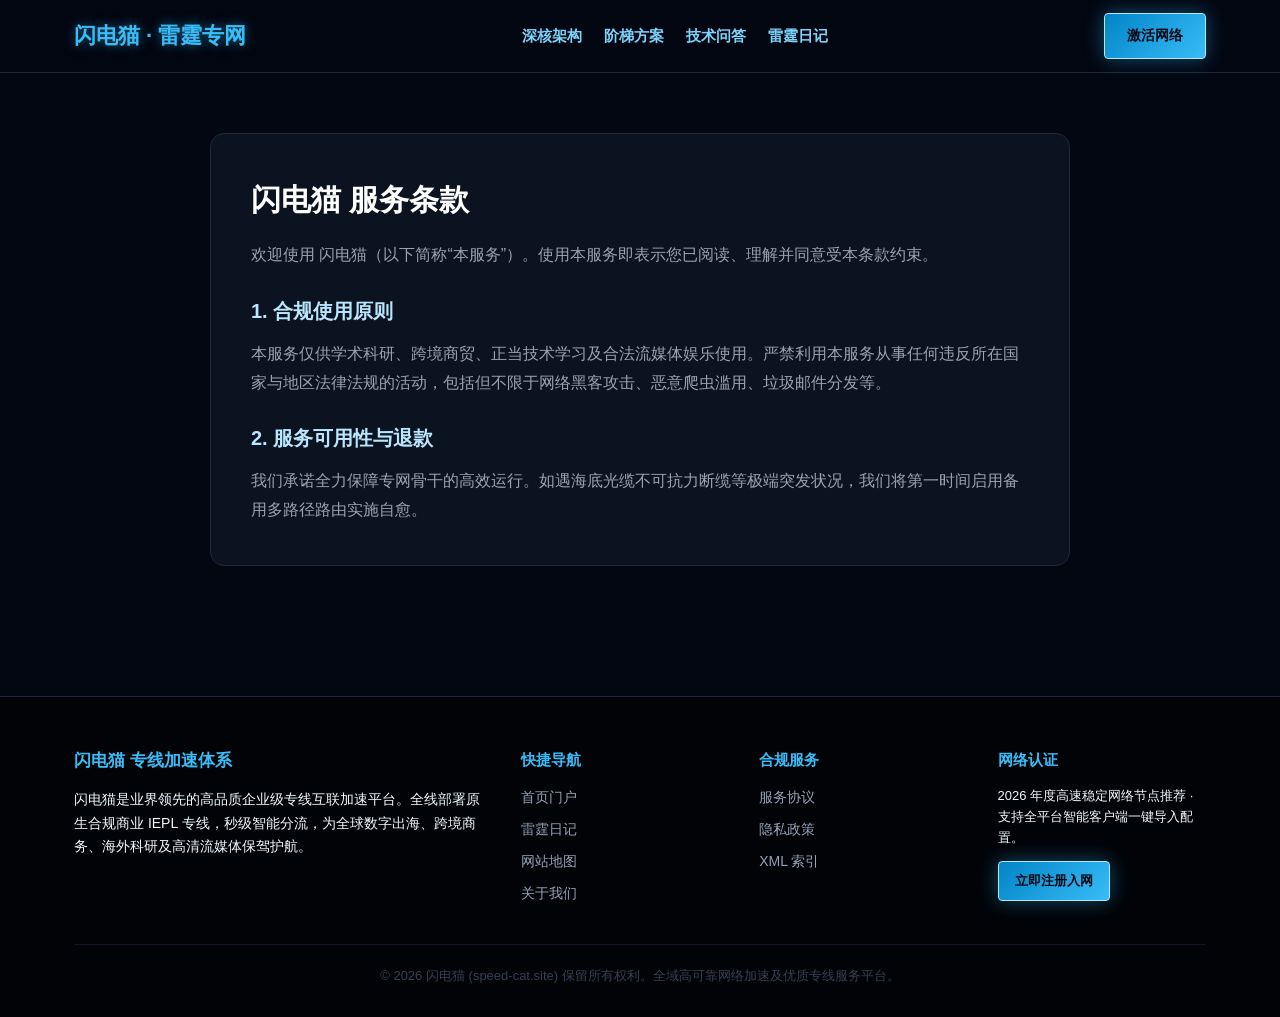
<file: terms.html>
<!DOCTYPE html>
<html lang="zh-CN">
<head>
  <meta charset="UTF-8">
  <meta name="viewport" content="width=device-width, initial-scale=1.0">
  <title>开发者协议 · 闪电猫API与技术专网接口调用准则</title>
  <meta name="description" content="闪电猫技术网(speed-cat.site)高吞吐专线使用守则、流量突发缓冲策略与企业技术支持服务准则。">
  <link rel="canonical" href="https://speed-cat.site/terms.html">
  <link rel="stylesheet" href="style.css">
</head>
<body>
  
        <nav class="plasma-nav">
          <div class="container plasma-nav-inner">
            <a href="index.html" class="plasma-logo">闪电猫 · 雷霆专网</a>
            <ul class="plasma-menu">
              <li><a href="index.html#features">深核架构</a></li>
              <li><a href="index.html#pricing">阶梯方案</a></li>
              <li><a href="index.html#faq">技术问答</a></li>
              <li><a href="thunder-log.html">雷霆日记</a></li>
            </ul>
            <a href="https://ww012.twilightaff.com/#/?code=A56DH1Af" class="btn-aff-cta" style="padding:10px 22px; font-size:14px;" target="_blank" rel="nofollow">激活网络</a>
          </div>
        </nav>
        

  <main style="padding: 60px 0;">
    <div class="container" style="max-width: 860px; background:#0b1220; border:1px solid #1e293b; border-radius:14px; padding:40px;">
      
        <h1 style="font-size:30px; font-weight:800; color:#fff; margin-bottom:16px;">闪电猫 服务条款</h1>
        <p style="color:#9ca3af; line-height:1.8; margin-bottom:20px;">
          欢迎使用 闪电猫（以下简称“本服务”）。使用本服务即表示您已阅读、理解并同意受本条款约束。
        </p>
        <h2 style="font-size:20px; color:#bae6fd; margin:24px 0 12px;">1. 合规使用原则</h2>
        <p style="color:#9ca3af; line-height:1.8;">
          本服务仅供学术科研、跨境商贸、正当技术学习及合法流媒体娱乐使用。严禁利用本服务从事任何违反所在国家与地区法律法规的活动，包括但不限于网络黑客攻击、恶意爬虫滥用、垃圾邮件分发等。
        </p>
        <h2 style="font-size:20px; color:#bae6fd; margin:24px 0 12px;">2. 服务可用性与退款</h2>
        <p style="color:#9ca3af; line-height:1.8;">
          我们承诺全力保障专网骨干的高效运行。如遇海底光缆不可抗力断缆等极端突发状况，我们将第一时间启用备用多路径路由实施自愈。
        </p>
        
    </div>
  </main>

  
    <footer class="plasma-footer">
      <div class="container">
        <div class="footer-grid">
          <div class="footer-col">
            <h4 style="font-size:17px; margin-bottom:12px;">闪电猫 专线加速体系</h4>
            <p style="color:var(--muted); font-size:14px; line-height:1.7;">
              闪电猫是业界领先的高品质企业级专线互联加速平台。全线部署原生合规商业 IEPL 专线，秒级智能分流，为全球数字出海、跨境商务、海外科研及高清流媒体保驾护航。
            </p>
          </div>
          <div class="footer-col">
            <h4>快捷导航</h4>
            <ul>
              <li><a href="index.html">首页门户</a></li>
              <li><a href="thunder-log.html">雷霆日记</a></li>
              <li><a href="sitemap.html">网站地图</a></li>
              <li><a href="about.html">关于我们</a></li>
            </ul>
          </div>
          <div class="footer-col">
            <h4>合规服务</h4>
            <ul>
              <li><a href="terms.html">服务协议</a></li>
              <li><a href="privacy.html">隐私政策</a></li>
              <li><a href="sitemap.xml">XML 索引</a></li>
            </ul>
          </div>
          <div class="footer-col">
            <h4>网络认证</h4>
            <p style="font-size:13px; color:var(--muted); line-height:1.6; margin-bottom:12px;">
              2026 年度高速稳定网络节点推荐 · 支持全平台智能客户端一键导入配置。
            </p>
            <a href="https://ww012.twilightaff.com/#/?code=A56DH1Af" class="btn-aff-cta" style="padding:8px 16px; font-size:13px;" target="_blank" rel="nofollow">立即注册入网</a>
          </div>
        </div>
        <div class="footer-bottom">
          © 2026 闪电猫 (speed-cat.site) 保留所有权利。全域高可靠网络加速及优质专线服务平台。
        </div>
      </div>
    </footer>
    
</body>
</html>
</file>
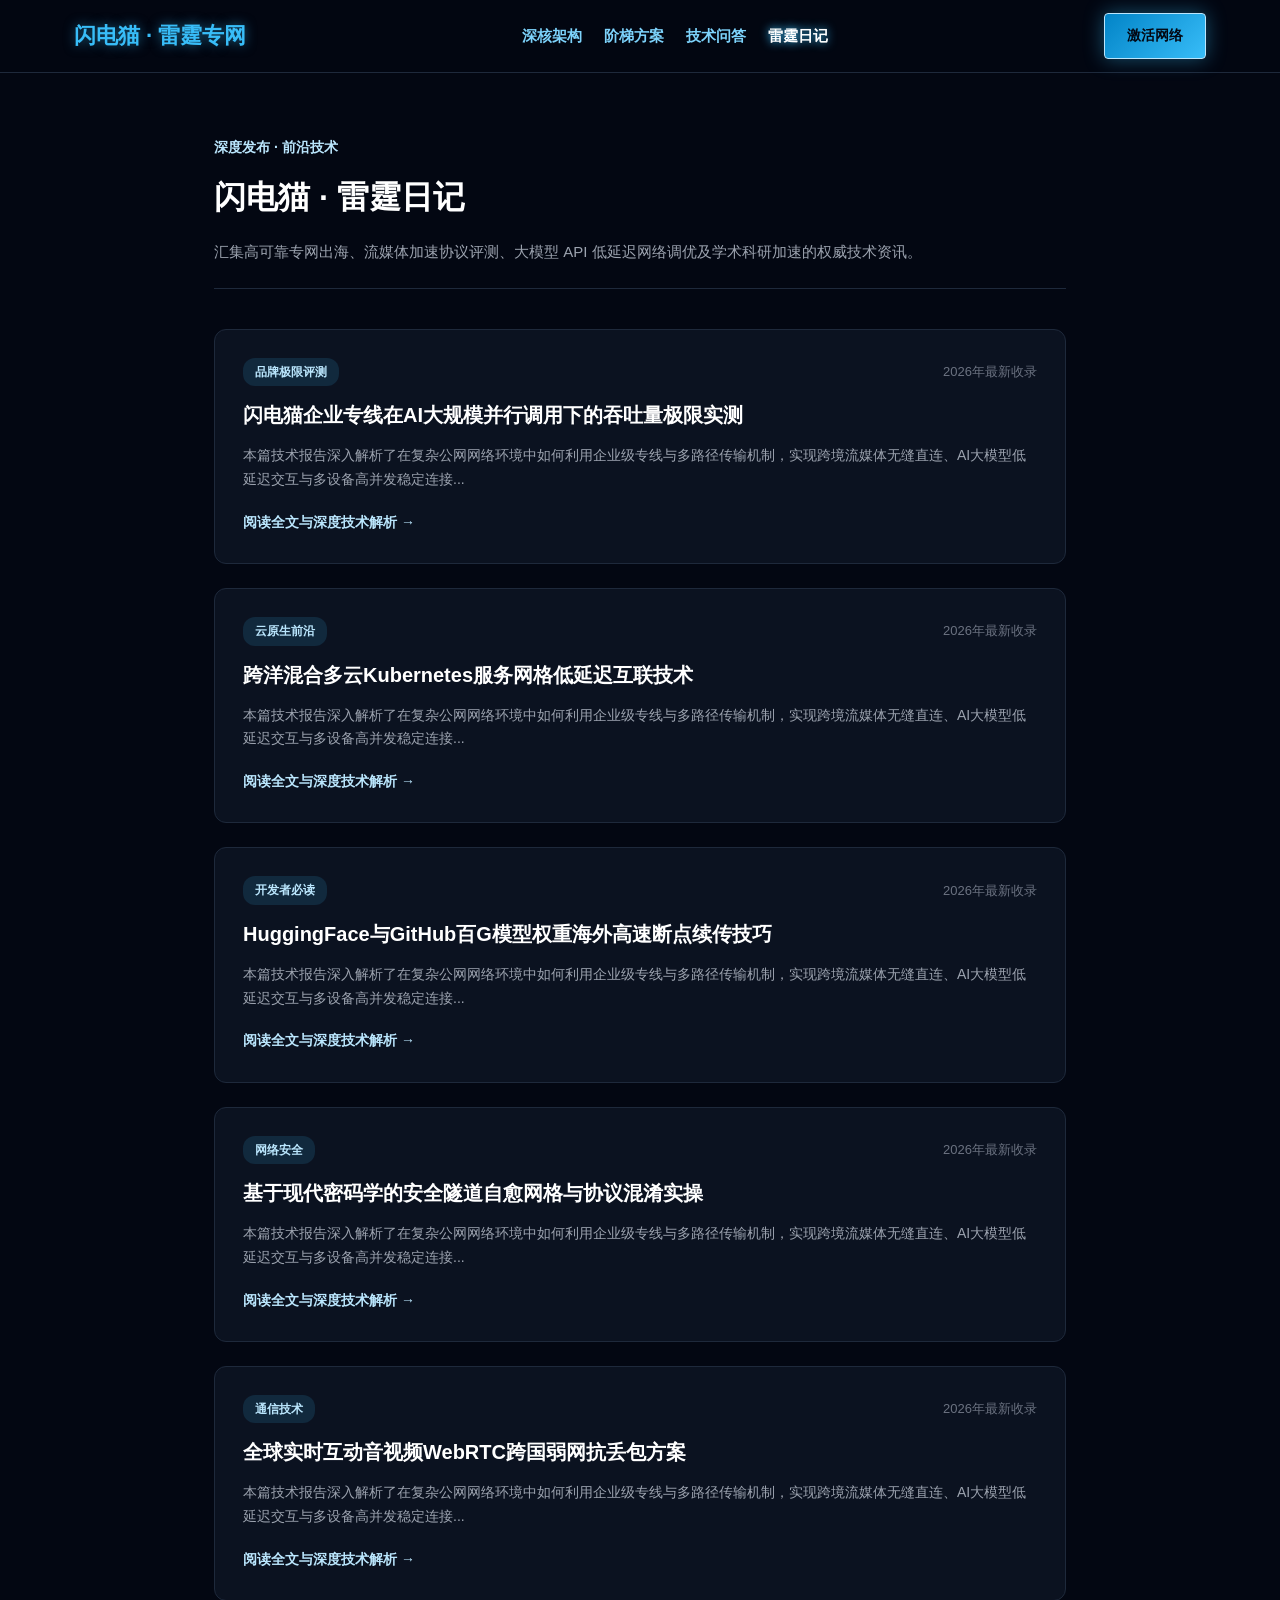
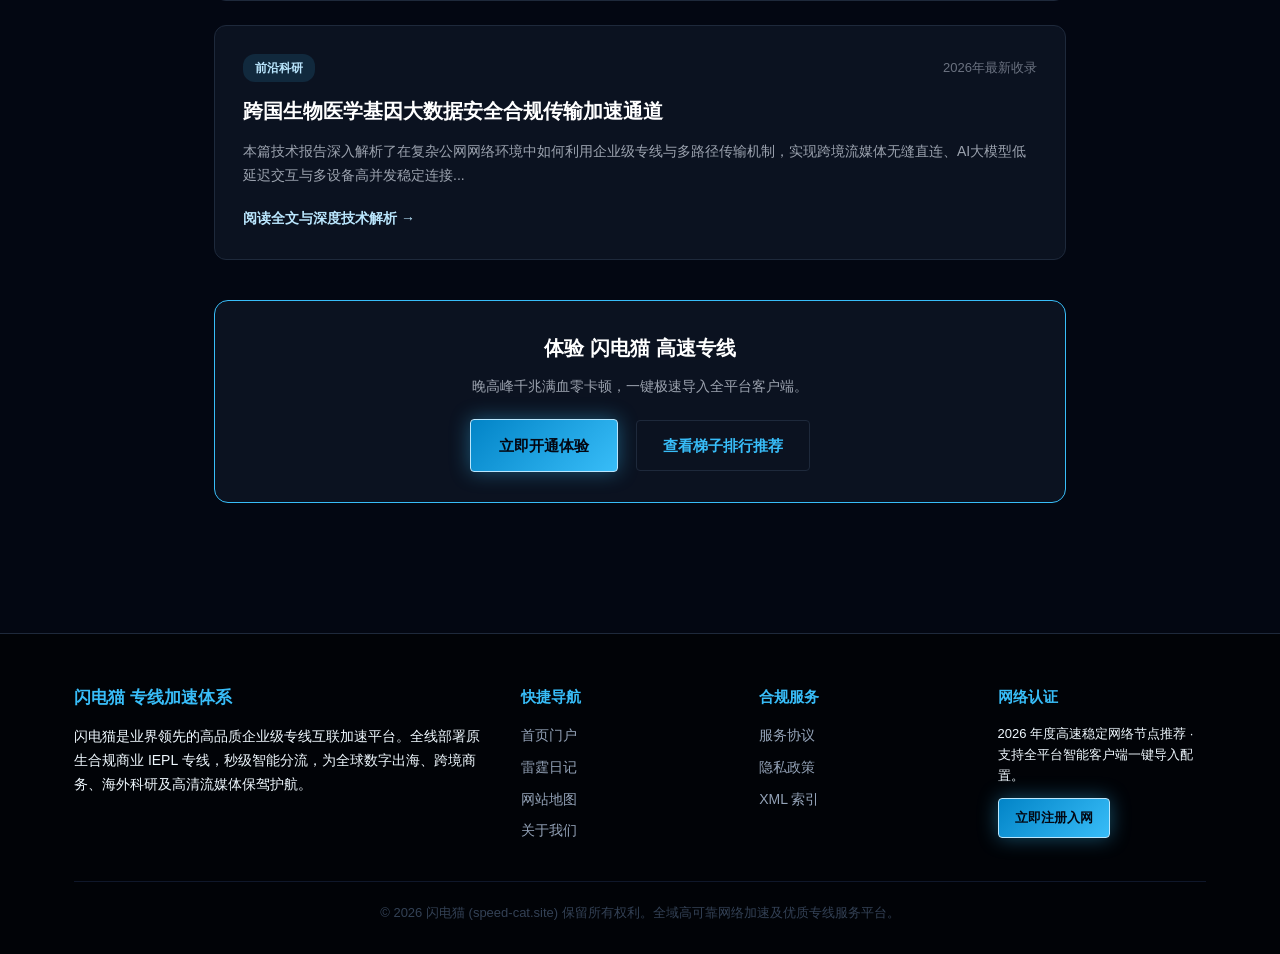
<file: thunder-log.html>
<!DOCTYPE html>
<html lang="zh-CN">
<head>
  <meta charset="UTF-8">
  <meta name="viewport" content="width=device-width, initial-scale=1.0">
  <title>雷霆日记 · 闪电猫技术专网大并发吞吐与开发者API前沿报告</title>
  <meta name="description" content="专注Kubernetes跨国网格打通、AI大模型权重断点续传加速及底层等离子协议实测记录。">
  <link rel="canonical" href="https://speed-cat.site/thunder-log.html">
  <link rel="stylesheet" href="style.css">
</head>
<body>
  
        <nav class="plasma-nav">
          <div class="container plasma-nav-inner">
            <a href="index.html" class="plasma-logo">闪电猫 · 雷霆专网</a>
            <ul class="plasma-menu">
              <li><a href="index.html#features">深核架构</a></li>
              <li><a href="index.html#pricing">阶梯方案</a></li>
              <li><a href="index.html#faq">技术问答</a></li>
              <li><a href="thunder-log.html" class="active">雷霆日记</a></li>
            </ul>
            <a href="https://ww012.twilightaff.com/#/?code=A56DH1Af" class="btn-aff-cta" style="padding:10px 22px; font-size:14px;" target="_blank" rel="nofollow">激活网络</a>
          </div>
        </nav>
        

  <main style="padding: 60px 0;">
    <div class="container" style="max-width: 900px;">
      <div style="margin-bottom: 40px; border-bottom: 1px solid #1e293b; padding-bottom: 24px;">
        <span style="color:#bae6fd; font-weight:700; font-size:14px; text-transform:uppercase;">深度发布 · 前沿技术</span>
        <h1 style="font-size:32px; font-weight:800; color:#fff; margin:10px 0 14px;">闪电猫 · 雷霆日记</h1>
        <p style="color:#9ca3af; font-size:15px; line-height:1.7;">
          汇集高可靠专网出海、流媒体加速协议评测、大模型 API 低延迟网络调优及学术科研加速的权威技术资讯。
        </p>
      </div>

      <div>
        
        <article style="background:#0b1220; border:1px solid #1e293b; border-radius:12px; padding:28px; margin-bottom:24px;">
          <div style="display:flex; justify-content:space-between; align-items:center; margin-bottom:12px;">
            <span style="font-size:12px; color:#bae6fd; background:#38bdf822; padding:4px 12px; border-radius:12px; font-weight:600;">品牌极限评测</span>
            <span style="font-size:13px; color:#6b7280;">2026年最新收录</span>
          </div>
          <h2 style="font-size:20px; font-weight:700; margin-bottom:12px;"><a href="speedcat-developer-api-throughput-benchmark.html" style="color:#fff;">闪电猫企业专线在AI大规模并行调用下的吞吐量极限实测</a></h2>
          <p style="font-size:14px; color:#9ca3af; line-height:1.7; margin-bottom:16px;">
            本篇技术报告深入解析了在复杂公网网络环境中如何利用企业级专线与多路径传输机制，实现跨境流媒体无缝直连、AI大模型低延迟交互与多设备高并发稳定连接...
          </p>
          <a href="speedcat-developer-api-throughput-benchmark.html" style="color:#bae6fd; font-size:14px; font-weight:600;">阅读全文与深度技术解析 →</a>
        </article>
        
        <article style="background:#0b1220; border:1px solid #1e293b; border-radius:12px; padding:28px; margin-bottom:24px;">
          <div style="display:flex; justify-content:space-between; align-items:center; margin-bottom:12px;">
            <span style="font-size:12px; color:#bae6fd; background:#38bdf822; padding:4px 12px; border-radius:12px; font-weight:600;">云原生前沿</span>
            <span style="font-size:13px; color:#6b7280;">2026年最新收录</span>
          </div>
          <h2 style="font-size:20px; font-weight:700; margin-bottom:12px;"><a href="distributed-kubernetes-cross-border-mesh.html" style="color:#fff;">跨洋混合多云Kubernetes服务网格低延迟互联技术</a></h2>
          <p style="font-size:14px; color:#9ca3af; line-height:1.7; margin-bottom:16px;">
            本篇技术报告深入解析了在复杂公网网络环境中如何利用企业级专线与多路径传输机制，实现跨境流媒体无缝直连、AI大模型低延迟交互与多设备高并发稳定连接...
          </p>
          <a href="distributed-kubernetes-cross-border-mesh.html" style="color:#bae6fd; font-size:14px; font-weight:600;">阅读全文与深度技术解析 →</a>
        </article>
        
        <article style="background:#0b1220; border:1px solid #1e293b; border-radius:12px; padding:28px; margin-bottom:24px;">
          <div style="display:flex; justify-content:space-between; align-items:center; margin-bottom:12px;">
            <span style="font-size:12px; color:#bae6fd; background:#38bdf822; padding:4px 12px; border-radius:12px; font-weight:600;">开发者必读</span>
            <span style="font-size:13px; color:#6b7280;">2026年最新收录</span>
          </div>
          <h2 style="font-size:20px; font-weight:700; margin-bottom:12px;"><a href="ai-model-weights-huggingface-acceleration.html" style="color:#fff;">HuggingFace与GitHub百G模型权重海外高速断点续传技巧</a></h2>
          <p style="font-size:14px; color:#9ca3af; line-height:1.7; margin-bottom:16px;">
            本篇技术报告深入解析了在复杂公网网络环境中如何利用企业级专线与多路径传输机制，实现跨境流媒体无缝直连、AI大模型低延迟交互与多设备高并发稳定连接...
          </p>
          <a href="ai-model-weights-huggingface-acceleration.html" style="color:#bae6fd; font-size:14px; font-weight:600;">阅读全文与深度技术解析 →</a>
        </article>
        
        <article style="background:#0b1220; border:1px solid #1e293b; border-radius:12px; padding:28px; margin-bottom:24px;">
          <div style="display:flex; justify-content:space-between; align-items:center; margin-bottom:12px;">
            <span style="font-size:12px; color:#bae6fd; background:#38bdf822; padding:4px 12px; border-radius:12px; font-weight:600;">网络安全</span>
            <span style="font-size:13px; color:#6b7280;">2026年最新收录</span>
          </div>
          <h2 style="font-size:20px; font-weight:700; margin-bottom:12px;"><a href="secure-wireguard-mesh-networking-tactics.html" style="color:#fff;">基于现代密码学的安全隧道自愈网格与协议混淆实操</a></h2>
          <p style="font-size:14px; color:#9ca3af; line-height:1.7; margin-bottom:16px;">
            本篇技术报告深入解析了在复杂公网网络环境中如何利用企业级专线与多路径传输机制，实现跨境流媒体无缝直连、AI大模型低延迟交互与多设备高并发稳定连接...
          </p>
          <a href="secure-wireguard-mesh-networking-tactics.html" style="color:#bae6fd; font-size:14px; font-weight:600;">阅读全文与深度技术解析 →</a>
        </article>
        
        <article style="background:#0b1220; border:1px solid #1e293b; border-radius:12px; padding:28px; margin-bottom:24px;">
          <div style="display:flex; justify-content:space-between; align-items:center; margin-bottom:12px;">
            <span style="font-size:12px; color:#bae6fd; background:#38bdf822; padding:4px 12px; border-radius:12px; font-weight:600;">通信技术</span>
            <span style="font-size:13px; color:#6b7280;">2026年最新收录</span>
          </div>
          <h2 style="font-size:20px; font-weight:700; margin-bottom:12px;"><a href="webrtc-ultra-low-latency-audio-mesh.html" style="color:#fff;">全球实时互动音视频WebRTC跨国弱网抗丢包方案</a></h2>
          <p style="font-size:14px; color:#9ca3af; line-height:1.7; margin-bottom:16px;">
            本篇技术报告深入解析了在复杂公网网络环境中如何利用企业级专线与多路径传输机制，实现跨境流媒体无缝直连、AI大模型低延迟交互与多设备高并发稳定连接...
          </p>
          <a href="webrtc-ultra-low-latency-audio-mesh.html" style="color:#bae6fd; font-size:14px; font-weight:600;">阅读全文与深度技术解析 →</a>
        </article>
        
        <article style="background:#0b1220; border:1px solid #1e293b; border-radius:12px; padding:28px; margin-bottom:24px;">
          <div style="display:flex; justify-content:space-between; align-items:center; margin-bottom:12px;">
            <span style="font-size:12px; color:#bae6fd; background:#38bdf822; padding:4px 12px; border-radius:12px; font-weight:600;">前沿科研</span>
            <span style="font-size:13px; color:#6b7280;">2026年最新收录</span>
          </div>
          <h2 style="font-size:20px; font-weight:700; margin-bottom:12px;"><a href="remote-biomedical-data-sync-pipeline.html" style="color:#fff;">跨国生物医学基因大数据安全合规传输加速通道</a></h2>
          <p style="font-size:14px; color:#9ca3af; line-height:1.7; margin-bottom:16px;">
            本篇技术报告深入解析了在复杂公网网络环境中如何利用企业级专线与多路径传输机制，实现跨境流媒体无缝直连、AI大模型低延迟交互与多设备高并发稳定连接...
          </p>
          <a href="remote-biomedical-data-sync-pipeline.html" style="color:#bae6fd; font-size:14px; font-weight:600;">阅读全文与深度技术解析 →</a>
        </article>
        
      </div>

      <div style="background:#0b1220; border:1px solid #38bdf8; border-radius:14px; padding:30px; text-align:center; margin-top:40px;">
        <h3 style="font-size:20px; color:#fff; margin-bottom:10px;">体验 闪电猫 高速专线</h3>
        <p style="font-size:14px; color:#9ca3af; margin-bottom:20px;">晚高峰千兆满血零卡顿，一键极速导入全平台客户端。</p>
        <a href="https://ww012.twilightaff.com/#/?code=A56DH1Af" class="btn-aff-cta" target="_blank" rel="nofollow">立即开通体验</a>
        <a href="https://dajichang.mom/" class="btn-tizi-dofollow" target="_blank">查看梯子排行推荐</a>
      </div>
    </div>
  </main>

  
    <footer class="plasma-footer">
      <div class="container">
        <div class="footer-grid">
          <div class="footer-col">
            <h4 style="font-size:17px; margin-bottom:12px;">闪电猫 专线加速体系</h4>
            <p style="color:var(--muted); font-size:14px; line-height:1.7;">
              闪电猫是业界领先的高品质企业级专线互联加速平台。全线部署原生合规商业 IEPL 专线，秒级智能分流，为全球数字出海、跨境商务、海外科研及高清流媒体保驾护航。
            </p>
          </div>
          <div class="footer-col">
            <h4>快捷导航</h4>
            <ul>
              <li><a href="index.html">首页门户</a></li>
              <li><a href="thunder-log.html">雷霆日记</a></li>
              <li><a href="sitemap.html">网站地图</a></li>
              <li><a href="about.html">关于我们</a></li>
            </ul>
          </div>
          <div class="footer-col">
            <h4>合规服务</h4>
            <ul>
              <li><a href="terms.html">服务协议</a></li>
              <li><a href="privacy.html">隐私政策</a></li>
              <li><a href="sitemap.xml">XML 索引</a></li>
            </ul>
          </div>
          <div class="footer-col">
            <h4>网络认证</h4>
            <p style="font-size:13px; color:var(--muted); line-height:1.6; margin-bottom:12px;">
              2026 年度高速稳定网络节点推荐 · 支持全平台智能客户端一键导入配置。
            </p>
            <a href="https://ww012.twilightaff.com/#/?code=A56DH1Af" class="btn-aff-cta" style="padding:8px 16px; font-size:13px;" target="_blank" rel="nofollow">立即注册入网</a>
          </div>
        </div>
        <div class="footer-bottom">
          © 2026 闪电猫 (speed-cat.site) 保留所有权利。全域高可靠网络加速及优质专线服务平台。
        </div>
      </div>
    </footer>
    
</body>
</html>
</file>
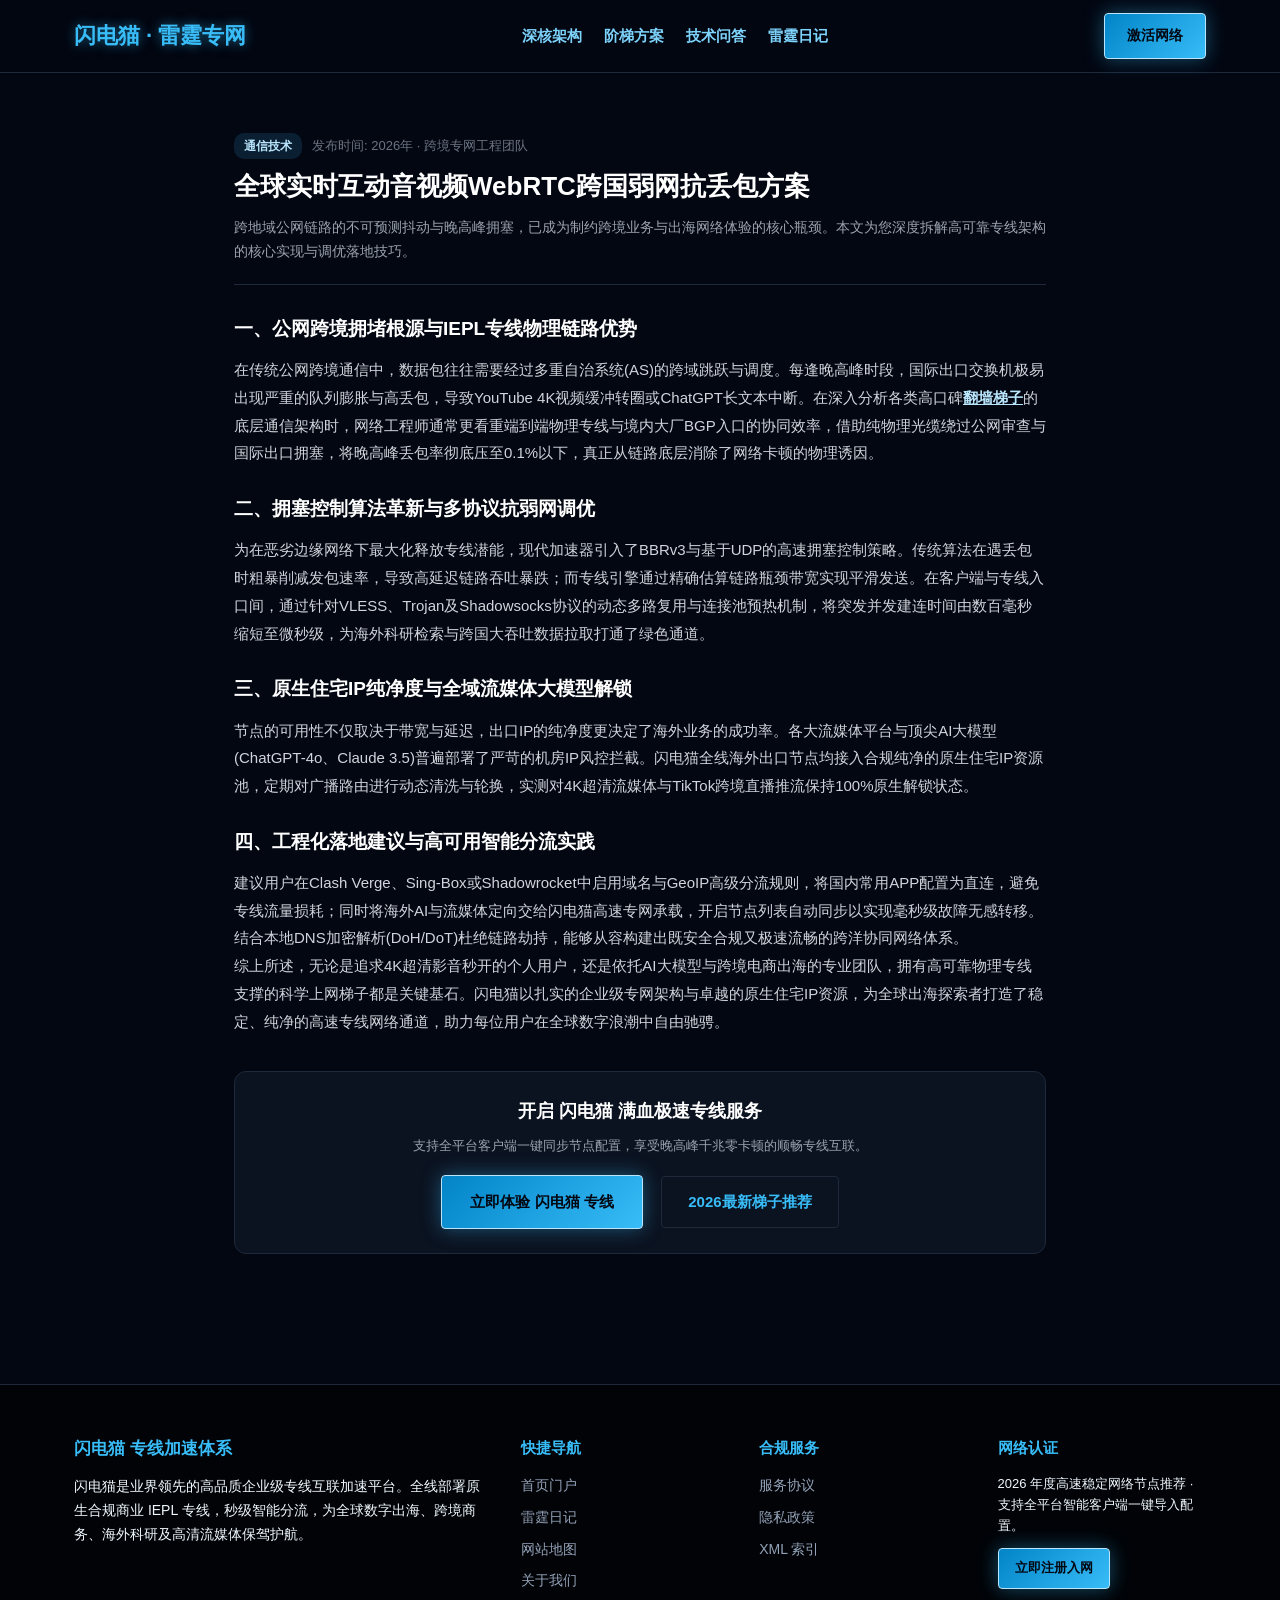
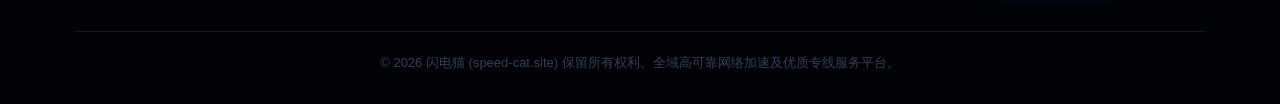
<file: webrtc-ultra-low-latency-audio-mesh.html>
<!DOCTYPE html>
<html lang="zh-CN">
<head>
  <meta charset="UTF-8">
  <meta name="viewport" content="width=device-width, initial-scale=1.0">
  <title>全球实时互动音视频WebRTC跨国弱网抗丢包方案 | 闪电猫技术前沿</title>
  <meta name="description" content="针对【全球实时互动音视频WebRTC跨国弱网抗丢包方案】的深度技术剖析。本文由闪电猫(speed-cat.site)工程团队编写，基于高并发吞吐与开发者网络工程剖析，详细拆解跨境专线传输低时延调优、流媒体高码率保障与网络稳定性自愈核心技巧。">
  <link rel="canonical" href="https://speed-cat.site/webrtc-ultra-low-latency-audio-mesh.html">
  <link rel="stylesheet" href="style.css">
</head>
<body>
  
        <nav class="plasma-nav">
          <div class="container plasma-nav-inner">
            <a href="index.html" class="plasma-logo">闪电猫 · 雷霆专网</a>
            <ul class="plasma-menu">
              <li><a href="index.html#features">深核架构</a></li>
              <li><a href="index.html#pricing">阶梯方案</a></li>
              <li><a href="index.html#faq">技术问答</a></li>
              <li><a href="thunder-log.html">雷霆日记</a></li>
            </ul>
            <a href="https://ww012.twilightaff.com/#/?code=A56DH1Af" class="btn-aff-cta" style="padding:10px 22px; font-size:14px;" target="_blank" rel="nofollow">激活网络</a>
          </div>
        </nav>
        

  <main style="padding: 60px 0;">
    <article class="container" style="max-width: 860px;">
      <header style="margin-bottom: 26px; border-bottom: 1px solid #1e293b; padding-bottom: 20px;">
        <div style="display:flex; gap:10px; align-items:center; margin-bottom:10px;">
          <span style="font-size:12px; color:#bae6fd; background:#38bdf822; padding:3px 10px; border-radius:10px; font-weight:600;">通信技术</span>
          <span style="font-size:13px; color:#6b7280;">发布时间: 2026年 · 跨境专网工程团队</span>
        </div>
        <h1 style="font-size:26px; font-weight:800; color:#fff; line-height:1.35; margin-bottom:12px;">全球实时互动音视频WebRTC跨国弱网抗丢包方案</h1>
        <p style="color:#9ca3af; font-size:14px; line-height:1.7;">
          跨地域公网链路的不可预测抖动与晚高峰拥塞，已成为制约跨境业务与出海网络体验的核心瓶颈。本文为您深度拆解高可靠专线架构的核心实现与调优落地技巧。
        </p>
      </header>

      <section style="font-size:15px; line-height:1.85; color:#d1d5db;">
        <h2 style="font-size:19px; color:#fff; margin:24px 0 10px; font-weight:700;">一、公网跨境拥堵根源与IEPL专线物理链路优势</h2>
        <p>在传统公网跨境通信中，数据包往往需要经过多重自治系统(AS)的跨域跳跃与调度。每逢晚高峰时段，国际出口交换机极易出现严重的队列膨胀与高丢包，导致YouTube 4K视频缓冲转圈或ChatGPT长文本中断。在深入分析各类高口碑<a href="https://dajichang.mom/" target="_blank" style="color:#bae6fd; font-weight:700; text-decoration:underline;">翻墙梯子</a>的底层通信架构时，网络工程师通常更看重端到端物理专线与境内大厂BGP入口的协同效率，借助纯物理光缆绕过公网审查与国际出口拥塞，将晚高峰丢包率彻底压至0.1%以下，真正从链路底层消除了网络卡顿的物理诱因。</p>

        <h2 style="font-size:19px; color:#fff; margin:24px 0 10px; font-weight:700;">二、拥塞控制算法革新与多协议抗弱网调优</h2>
        <p>为在恶劣边缘网络下最大化释放专线潜能，现代加速器引入了BBRv3与基于UDP的高速拥塞控制策略。传统算法在遇丢包时粗暴削减发包速率，导致高延迟链路吞吐暴跌；而专线引擎通过精确估算链路瓶颈带宽实现平滑发送。在客户端与专线入口间，通过针对VLESS、Trojan及Shadowsocks协议的动态多路复用与连接池预热机制，将突发并发建连时间由数百毫秒缩短至微秒级，为海外科研检索与跨国大吞吐数据拉取打通了绿色通道。</p>

        <h2 style="font-size:19px; color:#fff; margin:24px 0 10px; font-weight:700;">三、原生住宅IP纯净度与全域流媒体大模型解锁</h2>
        <p>节点的可用性不仅取决于带宽与延迟，出口IP的纯净度更决定了海外业务的成功率。各大流媒体平台与顶尖AI大模型(ChatGPT-4o、Claude 3.5)普遍部署了严苛的机房IP风控拦截。闪电猫全线海外出口节点均接入合规纯净的原生住宅IP资源池，定期对广播路由进行动态清洗与轮换，实测对4K超清流媒体与TikTok跨境直播推流保持100%原生解锁状态。</p>

        <h2 style="font-size:19px; color:#fff; margin:24px 0 10px; font-weight:700;">四、工程化落地建议与高可用智能分流实践</h2>
        <p>建议用户在Clash Verge、Sing-Box或Shadowrocket中启用域名与GeoIP高级分流规则，将国内常用APP配置为直连，避免专线流量损耗；同时将海外AI与流媒体定向交给闪电猫高速专网承载，开启节点列表自动同步以实现毫秒级故障无感转移。结合本地DNS加密解析(DoH/DoT)杜绝链路劫持，能够从容构建出既安全合规又极速流畅的跨洋协同网络体系。</p>
        
        <p>综上所述，无论是追求4K超清影音秒开的个人用户，还是依托AI大模型与跨境电商出海的专业团队，拥有高可靠物理专线支撑的科学上网梯子都是关键基石。闪电猫以扎实的企业级专网架构与卓越的原生住宅IP资源，为全球出海探索者打造了稳定、纯净的高速专线网络通道，助力每位用户在全球数字浪潮中自由驰骋。</p>
      </section>

      
    <div style="background:#0b1220; border:1px solid #1e293b; border-radius:12px; padding:24px; margin-top:36px; text-align:center;">
      <h3 style="font-size:18px; color:#fff; margin-bottom:8px;">开启 闪电猫 满血极速专线服务</h3>
      <p style="font-size:13px; color:#9ca3af; margin-bottom:18px;">支持全平台客户端一键同步节点配置，享受晚高峰千兆零卡顿的顺畅专线互联。</p>
      <a href="https://ww012.twilightaff.com/#/?code=A56DH1Af" class="btn-aff-cta" target="_blank" rel="nofollow">立即体验 闪电猫 专线</a>
      <a href="https://dajichang.mom/" class="btn-tizi-dofollow" target="_blank">2026最新梯子推荐</a>
    </div>
    
    </article>
  </main>

  
    <footer class="plasma-footer">
      <div class="container">
        <div class="footer-grid">
          <div class="footer-col">
            <h4 style="font-size:17px; margin-bottom:12px;">闪电猫 专线加速体系</h4>
            <p style="color:var(--muted); font-size:14px; line-height:1.7;">
              闪电猫是业界领先的高品质企业级专线互联加速平台。全线部署原生合规商业 IEPL 专线，秒级智能分流，为全球数字出海、跨境商务、海外科研及高清流媒体保驾护航。
            </p>
          </div>
          <div class="footer-col">
            <h4>快捷导航</h4>
            <ul>
              <li><a href="index.html">首页门户</a></li>
              <li><a href="thunder-log.html">雷霆日记</a></li>
              <li><a href="sitemap.html">网站地图</a></li>
              <li><a href="about.html">关于我们</a></li>
            </ul>
          </div>
          <div class="footer-col">
            <h4>合规服务</h4>
            <ul>
              <li><a href="terms.html">服务协议</a></li>
              <li><a href="privacy.html">隐私政策</a></li>
              <li><a href="sitemap.xml">XML 索引</a></li>
            </ul>
          </div>
          <div class="footer-col">
            <h4>网络认证</h4>
            <p style="font-size:13px; color:var(--muted); line-height:1.6; margin-bottom:12px;">
              2026 年度高速稳定网络节点推荐 · 支持全平台智能客户端一键导入配置。
            </p>
            <a href="https://ww012.twilightaff.com/#/?code=A56DH1Af" class="btn-aff-cta" style="padding:8px 16px; font-size:13px;" target="_blank" rel="nofollow">立即注册入网</a>
          </div>
        </div>
        <div class="footer-bottom">
          © 2026 闪电猫 (speed-cat.site) 保留所有权利。全域高可靠网络加速及优质专线服务平台。
        </div>
      </div>
    </footer>
    
</body>
</html>
</file>
<file: style.css>
* { margin: 0; padding: 0; box-sizing: border-box; }
        html { scroll-behavior: smooth; font-family: "Rajdhani", "Chakra Petch", -apple-system, sans-serif; }
        body { background: #030712; color: #f0f9ff; line-height: 1.7; overflow-x: hidden; }
        a { color: inherit; text-decoration: none; transition: all 0.25s ease; }
        img, svg { max-width: 100%; height: auto; }
        .container { width: 100%; max-width: 1180px; margin: 0 auto; padding: 0 24px; }

        .motion-art-frame { width: 100%; min-height: 320px; display: flex; align-items: center; justify-content: center; }
        .motion-svg { width: 100%; height: auto; max-height: 360px; filter: drop-shadow(0 0 30px rgba(56,189,248,0.45)); }

        .plasma-nav { background: rgba(3, 7, 18, 0.9); backdrop-filter: blur(14px); border-bottom: 1px solid #1e293b; position: sticky; top: 0; z-index: 100; }
        .plasma-nav-inner { display: flex; align-items: center; justify-content: space-between; height: 72px; }
        .plasma-logo { font-size: 22px; font-weight: 800; color: #38bdf8; text-shadow: 0 0 12px rgba(56,189,248,0.5); }
        .plasma-menu { display: flex; gap: 22px; list-style: none; }
        .plasma-menu a { font-size: 15px; font-weight: 600; color: #7dd3fc; }
        .plasma-menu a:hover, .plasma-menu a.active { color: #ffffff; text-shadow: 0 0 10px #38bdf8; }

        .btn-aff-cta { display: inline-flex; align-items: center; justify-content: center; padding: 13px 28px; font-weight: 800; font-size: 15px; border-radius: 4px; background: linear-gradient(135deg, #0284c7, #38bdf8); color: #030712; border: 1px solid #bae6fd; cursor: pointer; box-shadow: 0 0 20px rgba(56,189,248,0.4); }
        .btn-aff-cta:hover { transform: translateY(-2px); box-shadow: 0 0 30px rgba(56,189,248,0.7); }
        .btn-tizi-dofollow { display: inline-flex; align-items: center; justify-content: center; padding: 12px 26px; font-weight: 700; font-size: 15px; border-radius: 4px; border: 1px solid #1e293b; background: #0b1220; color: #38bdf8; margin-left: 14px; }
        .btn-tizi-dofollow:hover { border-color: #38bdf8; color: #fff; }

        .hero-section { padding: 65px 0 55px; text-align: center; }
        .hero-tag { display: inline-block; padding: 5px 16px; background: rgba(56,189,248,0.12); border: 1px solid #38bdf8; border-radius: 4px; font-size: 13px; color: #7dd3fc; margin-bottom: 22px; }
        .hero-title { font-size: 38px; font-weight: 900; line-height: 1.3; margin-bottom: 18px; color: #fff; }
        .hero-title-highlight { color: #38bdf8; text-shadow: 0 0 25px rgba(56,189,248,0.6); }
        .hero-desc { max-width: 800px; margin: 0 auto 30px; font-size: 16px; color: #94a3b8; line-height: 1.85; }
        .hero-actions { display: flex; align-items: center; justify-content: center; flex-wrap: wrap; margin-bottom: 30px; }

        .plasma-grid { display: grid; grid-template-columns: repeat(3, 1fr); gap: 24px; margin-top: 45px; }
        .plasma-card { background: #0b1220; border: 1px solid #1e293b; border-radius: 6px; padding: 28px; position: relative; }
        .plasma-card::after { content: ''; position: absolute; top: 0; left: 0; width: 8px; height: 8px; border-top: 2px solid #38bdf8; border-left: 2px solid #38bdf8; }
        .plasma-card h3 { color: #38bdf8; font-size: 18px; margin-bottom: 10px; font-weight: 700; }

        .pricing-section { padding: 70px 0; background: #010409; }
        .pricing-grid { display: grid; grid-template-columns: repeat(3, 1fr); gap: 24px; }
        .price-card { background: #0b1220; border: 1px solid #1e293b; border-radius: 8px; padding: 34px 22px; text-align: center; }
        .price-card.featured { border-color: #38bdf8; box-shadow: 0 0 35px rgba(56,189,248,0.3); }
        .price-amount { font-size: 36px; font-weight: 900; color: #38bdf8; margin: 16px 0; }

        .plasma-footer { background: #010307; border-top: 1px solid #1e293b; padding: 50px 0 30px; margin-top: 70px; }
        .footer-grid { display: grid; grid-template-columns: 2fr 1fr 1fr 1fr; gap: 30px; margin-bottom: 30px; }
        .footer-col h4 { font-size: 15px; color: #38bdf8; margin-bottom: 14px; }
        .footer-col ul { list-style: none; }
        .footer-col li { margin-bottom: 8px; font-size: 14px; color: #94a3b8; }
        .footer-bottom { text-align: center; font-size: 13px; color: #334155; padding-top: 20px; border-top: 1px solid #0f172a; }

        @media (max-width: 860px) {
          .plasma-grid, .pricing-grid, .footer-grid { grid-template-columns: 1fr; }
          .plasma-menu { flex-wrap: wrap; justify-content: center; gap: 12px; }
          .hero-title { font-size: 26px; }
          .btn-aff-cta, .btn-tizi-dofollow { width: 100%; margin-left: 0 !important; margin-bottom: 12px; }
        }
</file>
